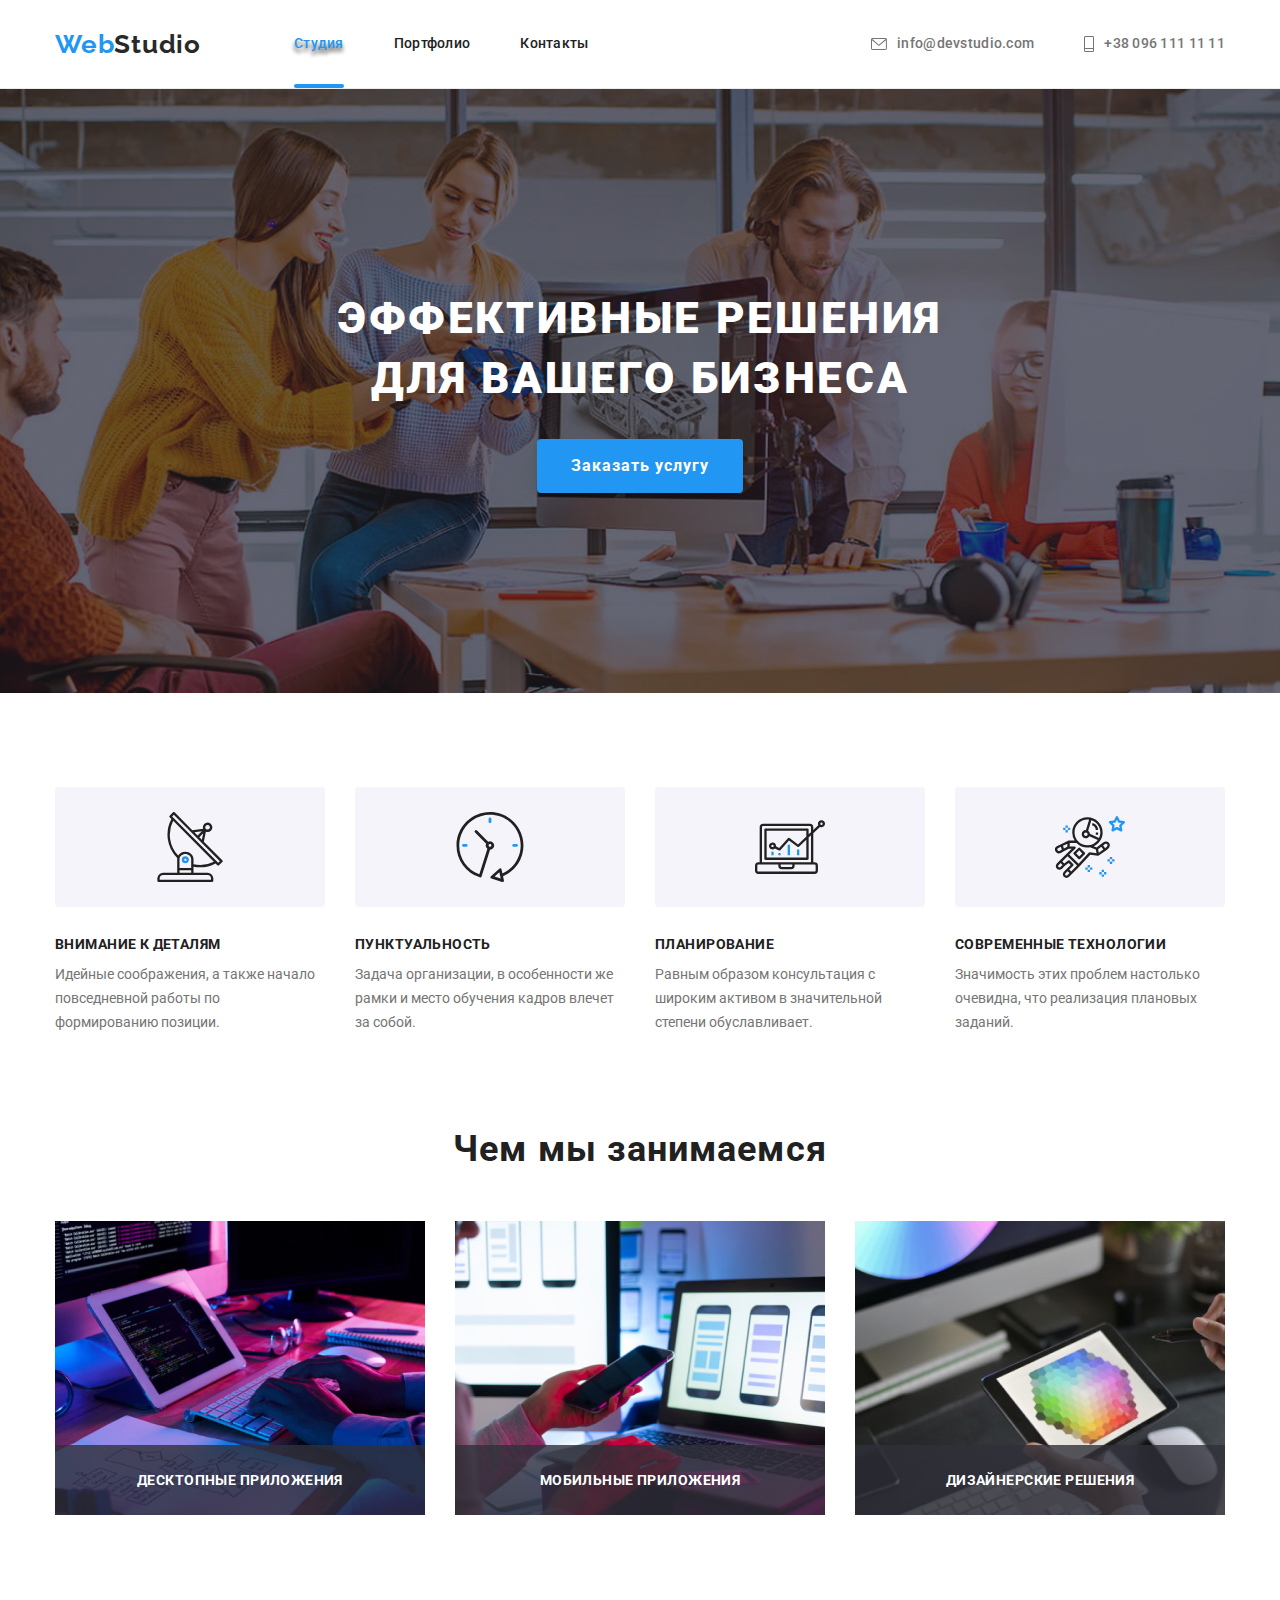
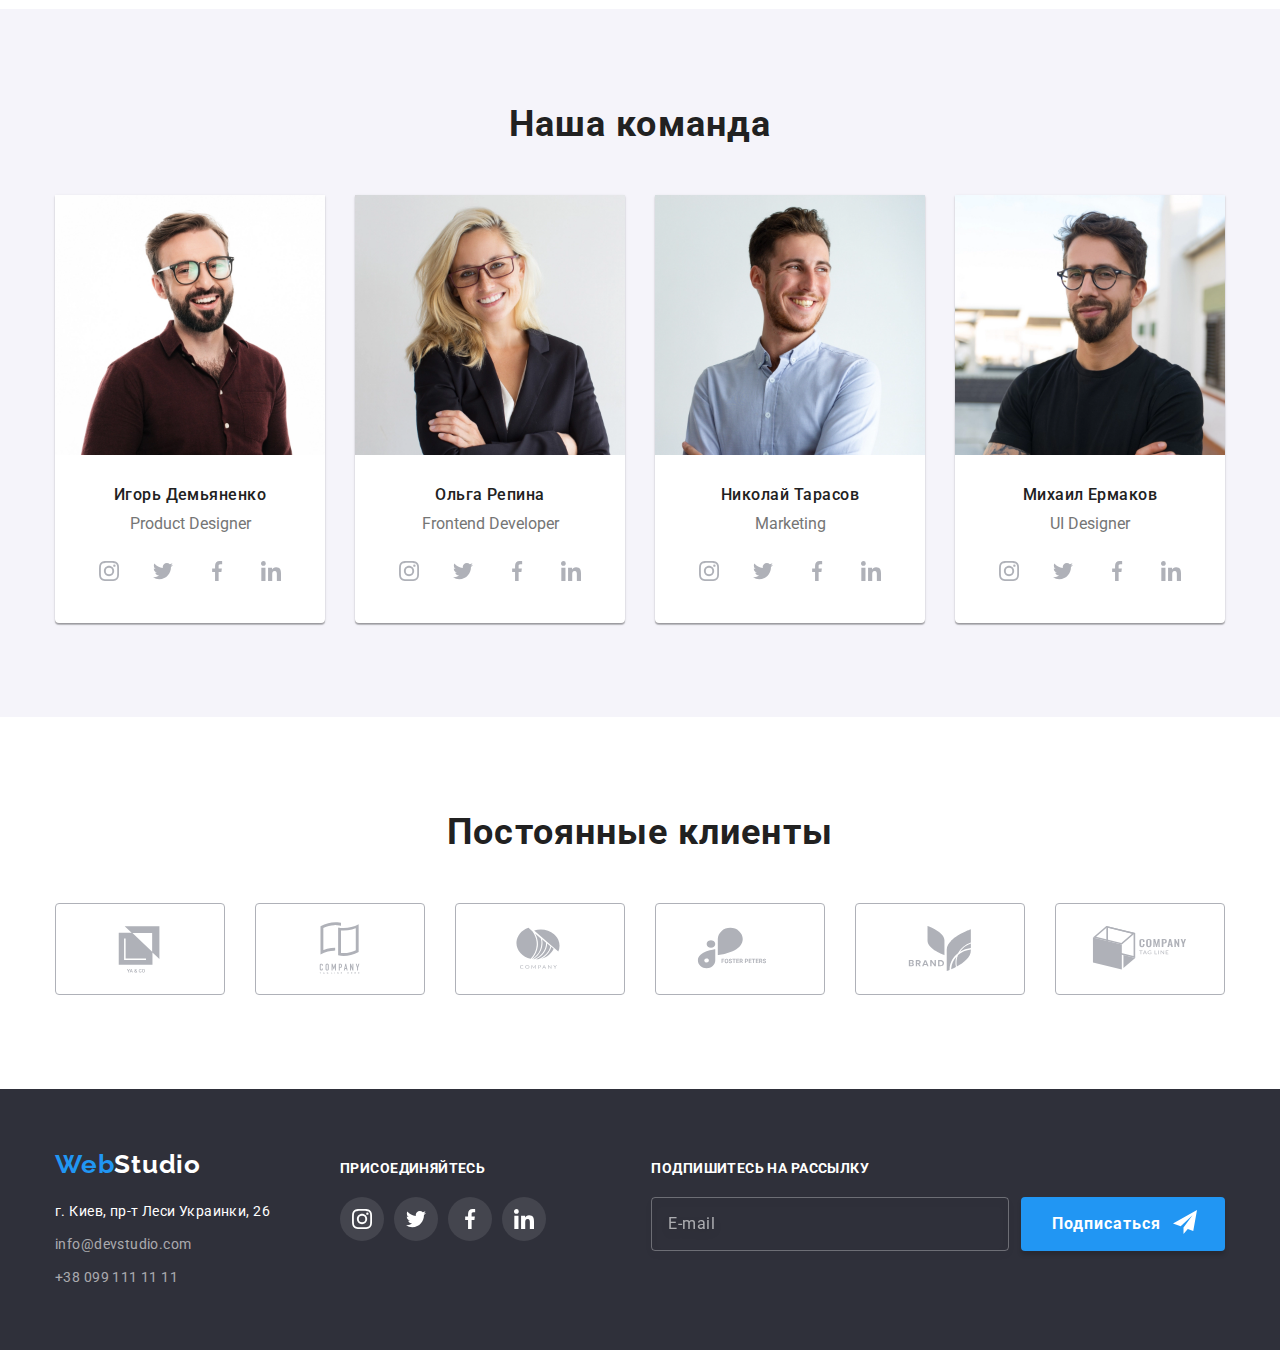
<file: index.html>
<!DOCTYPE html>
<html lang="ru">
  <head>
    <meta charset="UTF-8" />
    <meta http-equiv="X-UA-Compatible" content="IE=edge" />
    <meta name="viewport" content="width=device-width, initial-scale=1.0" />
    <link rel="preconnect" href="https://fonts.googleapis.com" />
    <link rel="preconnect" href="https://fonts.gstatic.com" crossorigin />
    <link
      href="https://fonts.googleapis.com/css2?family=Raleway:wght@700&family=Roboto:wght@400;500;700;900&display=swap"
      rel="stylesheet"
    />
    <!-- Normalize styles start -->
    <link
      rel="stylesheet"
      href="https://cdnjs.cloudflare.com/ajax/libs/modern-normalize/1.1.0/modern-normalize.min.css"
    />
    <!-- Normalize styles end -->
    <link rel="stylesheet" href="./css/main.min.css" />
    <title>Web Studio</title>
  </head>

  <body>
    <header class="header">
      <div class="header__container container">
        <a class="logo" href="./index.html"
          ><span class="logo-left" lang="en">Web</span
          ><span class="logo-right" lang="en">Studio</span></a
        >
        <button class="mobile-menu-btn" type="button" data-menu-button>
          <svg class="mobile-menu-icon" width="40" height="40">
            <use
              class="mobile-menu-burger"
              href="./images/logo.svg#icon-menu"
            ></use>
            <use
              class="mobile-menu-close"
              href="./images/logo.svg#icon-close-btn"
            ></use>
          </svg>
        </button>

        <nav class="pagination">
          <ul class="pagination__list list">
            <li class="pagination__item">
              <a class="pagination__link current" href="./index.html">Студия</a>
            </li>
            <li class="pagination__item">
              <a class="pagination__link" href="./portfolio.html">Портфолио</a>
            </li>
            <li class="pagination__item">
              <a class="pagination__link" href="">Контакты</a>
            </li>
          </ul>
        </nav>
        <div class="contacts">
          <ul class="contacts__list list">
            <li class="contacts__item">
              <a class="contacts__link" href="mailto:info@devstudio.com"
                ><svg class="contacts__icon" width="16" height="12">
                  <use href="./images/logo.svg#icon-mail"></use>
                </svg>
                info@devstudio.com</a
              >
            </li>
            <li class="contacts__item">
              <a class="contacts__link" href="tel:+380961111111"
                ><svg class="contacts__icon" width="10" height="16">
                  <use href="./images/logo.svg#icon-phone"></use>
                </svg>
                +38 096 111 11 11</a
              >
            </li>
          </ul>
        </div>
      </div>
    </header>
    <main>
      <!-- Секция Банер -->
      <section class="baner">
        <div class="baner__container container">
          <h1 class="baner__text">Эффективные решения для вашего бизнеса</h1>
          <button class="baner__btn" type="button" data-modal-open>
            Заказать услугу
          </button>
        </div>
      </section>

      <!-- Секция Наши особенности -->
      <section class="credo">
        <div class="container">
          <h2 hidden>Наши особенности</h2>
          <ul class="credo__list list">
            <li class="credo__item">
              <div class="credo__iconbox">
                <svg class="credo__iconsvg" width="70" height="70">
                  <use href="./images/logo.svg#icon-antenna"></use>
                </svg>
              </div>
              <h3 class="credo__title">Внимание к деталям</h3>
              <p class="credo__textstyle">
                Идейные соображения, а также начало повседневной работы по
                формированию позиции.
              </p>
            </li>
            <li class="credo__item">
              <div class="credo__iconbox">
                <svg class="credo__iconsvg" width="70" height="70">
                  <use href="./images/logo.svg#icon-clock"></use>
                </svg>
              </div>
              <h3 class="credo__title">Пунктуальность</h3>
              <p class="credo__textstyle">
                Задача организации, в особенности же рамки и место обучения
                кадров влечет за собой.
              </p>
            </li>
            <li class="credo__item">
              <div class="credo__iconbox">
                <svg class="credo__iconsvg" width="70" height="70">
                  <use href="./images/logo.svg#icon-diagram"></use>
                </svg>
              </div>
              <h3 class="credo__title">Планирование</h3>
              <p class="credo__textstyle">
                Равным образом консультация с широким активом в значительной
                степени обуславливает.
              </p>
            </li>
            <li class="credo__item">
              <div class="credo__iconbox">
                <svg class="credo__iconsvg" width="70" height="70">
                  <use href="./images/logo.svg#icon-astronaut"></use>
                </svg>
              </div>
              <h3 class="credo__title">Современные технологии</h3>
              <p class="credo__textstyle">
                Значимость этих проблем настолько очевидна, что реализация
                плановых заданий.
              </p>
            </li>
          </ul>
        </div>
      </section>
      <!-- Секция Наш профиль -->
      <section class="profile">
        <div class="container">
          <h2 class="profile__title title">Чем мы занимаемся</h2>
          <ul class="profile__list list">
            <li class="profile__item">
              <img
                srcset="
                  ./images/profiles/img1-desc.jpg    1x,
                  ./images/profiles/img1-desc@2x.jpg 2x
                "
                src="./images/profiles/img1-desc.jpg"
                alt="программист работает на своем рабочем месте"
                width="370"
                height="294"
              />
              <p class="profile__label">десктопные приложения</p>
            </li>
            <li class="profile__item">
              <img
                srcset="
                  ./images/profiles/img2-desc.jpg    1x,
                  ./images/profiles/img2-desc@2x.jpg 2x
                "
                src="./images/profiles/img2-desc.jpg"
                alt="разработка мобильных приложений командой разработчиков"
                width="370"
                height="294"
              />
              <p class="profile__label">мобильные приложения</p>
            </li>
            <li class="profile__item">
              <img
                srcset="
                  ./images/profiles/img3-desc.jpg    1x,
                  ./images/profiles/img3-desc@2x.jpg 2x
                "
                src="./images/profiles/3mg1-desc.jpg"
                alt="Веб дизайнер выбирает цвет на графическом планшете"
                width="370"
                height="294"
              />
              <p class="profile__label">дизайнерские решения</p>
            </li>
          </ul>
        </div>
      </section>

      <!-- Секция Наша команда -->
      <section class="team">
        <div class="container">
          <h2 class="team__title title">Наша команда</h2>
          <ul class="team__list list">
            <li class="worker">
              <article class="worker__card">
                <div class="worker__foto">
                  <picture>
                    <!-- desktop screen -->
                    <source
                      media="(min-width: 1200px)"
                      srcset="
                        ./images/team/img1-desc.webp    1x,
                        ./images/team/img1-desc@2x.webp 2x
                      "
                      type="image/webp"
                    />
                    <source
                      media="(min-width: 1200px)"
                      srcset="
                        ./images/team/img1-desc.jpg    1x,
                        ./images/team/img1-desc@2x.jpg 2x
                      "
                      type="image/jpg"
                    />
                    <!-- tablet screen -->
                    <source
                      media="(min-width: 768px)"
                      srcset="
                        ./images/team/img1-tab.webp    1x,
                        ./images/team/img1-tab@2x.webp 2x
                      "
                      type="image/webp"
                    />
                    <source
                      media="(min-width: 768px)"
                      srcset="
                        ./images/team/img1-tab.jpg    1x,
                        ./images/team/img1-tab@2x.jpg 2x
                      "
                      type="image/jpg"
                    />
                    <!-- mobile screen -->
                    <source
                      media="(max-width: 767px)"
                      srcset="
                        ./images/team/img1-mob.webp    1x,
                        ./images/team/img1-mob@2x.webp 2x
                      "
                      type="image/webp"
                    />
                    <source
                      media="(max-width: 767px)"
                      srcset="
                        ./images/team/img1-mob.jpg    1x,
                        ./images/team/img1-mob@2x.jpg 2x
                      "
                      type="image/jpg"
                    />
                    <!-- last chance image -->
                    <img
                      src="./images/team/img1-mob.jpg"
                      alt="Игорь Демьяненко"
                      width="450"
                      height="460"
                    />
                  </picture>
                </div>
                <div class="worker__info">
                  <h3 class="worker__name">Игорь Демьяненко</h3>
                  <p class="worker__position" lang="en">Product Designer</p>
                  <div class="social">
                    <ul class="social__list list">
                      <li class="social__item">
                        <a
                          class="social__link"
                          href=""
                          target="_blank"
                          rel="noopener noreferrer"
                          aria-label="instagram"
                        >
                          <svg class="social__icon" width="20" height="20">
                            <use href="./images/logo.svg#icon-instagram"></use>
                          </svg>
                        </a>
                      </li>
                      <li class="social__item">
                        <a
                          class="social__link"
                          href=""
                          target="_blank"
                          rel="noopener noreferrer"
                          aria-label="twitter"
                        >
                          <svg class="social__icon" width="20" height="20">
                            <use href="./images/logo.svg#icon-twitter"></use>
                          </svg>
                        </a>
                      </li>
                      <li class="social__item">
                        <a
                          class="social__link"
                          href=""
                          target="_blank"
                          rel="noopener noreferrer"
                          aria-label="facebook"
                        >
                          <svg class="social__icon" width="20" height="20">
                            <use href="./images/logo.svg#icon-facebook"></use>
                          </svg>
                        </a>
                      </li>
                      <li class="social__item">
                        <a
                          class="social__link"
                          href=""
                          target="_blank"
                          rel="noopener noreferrer"
                          aria-label="linkedin"
                        >
                          <svg class="social__icon" width="20" height="20">
                            <use href="./images/logo.svg#icon-linkedin"></use>
                          </svg>
                        </a>
                      </li>
                    </ul>
                  </div>
                </div>
              </article>
            </li>
            <li class="worker">
              <article class="worker__card">
                <div class="worker__foto">
                  <picture>
                    <!-- desktop screen -->
                    <source
                      media="(min-width: 1200px)"
                      srcset="
                        ./images/team/img2-desc.webp    1x,
                        ./images/team/img2-desc@2x.webp 2x
                      "
                      type="image/webp"
                    />
                    <source
                      media="(min-width: 1200px)"
                      srcset="
                        ./images/team/img2-desc.jpg    1x,
                        ./images/team/img2-desc@2x.jpg 2x
                      "
                      type="image/jpg"
                    />
                    <!-- tablet screen -->
                    <source
                      media="(min-width: 768px)"
                      srcset="
                        ./images/team/img2-tab.webp    1x,
                        ./images/team/img2-tab@2x.webp 2x
                      "
                      type="image/webp"
                    />
                    <source
                      media="(min-width: 768px)"
                      srcset="
                        ./images/team/img2-tab.jpg    1x,
                        ./images/team/img2-tab@2x.jpg 2x
                      "
                      type="image/jpg"
                    />
                    <!-- mobile screen -->
                    <source
                      media="(max-width: 767px)"
                      srcset="
                        ./images/team/img2-mob.webp    1x,
                        ./images/team/img2-mob@2x.webp 2x
                      "
                      type="image/webp"
                    />
                    <source
                      media="(max-width: 767px)"
                      srcset="
                        ./images/team/img2-mob.jpg    1x,
                        ./images/team/img2-mob@2x.jpg 2x
                      "
                      type="image/jpg"
                    />
                    <!-- last chance image -->
                    <img
                      src="./images/team/img2-mob.jpg"
                      alt="Ольга Репина"
                      width="450"
                      height="460"
                    />
                  </picture>
                </div>
                <div class="worker__info">
                  <h3 class="worker__name">Ольга Репина</h3>
                  <p class="worker__position" lang="en">Frontend Developer</p>
                  <div class="social">
                    <ul class="social__list list">
                      <li class="social__item">
                        <a
                          class="social__link"
                          href=""
                          target="_blank"
                          rel="noopener noreferrer"
                          aria-label="instagram"
                        >
                          <svg class="social__icon" width="20" height="20">
                            <use href="./images/logo.svg#icon-instagram"></use>
                          </svg>
                        </a>
                      </li>
                      <li class="social__item">
                        <a
                          class="social__link"
                          href=""
                          target="_blank"
                          rel="noopener noreferrer"
                          aria-label="twitter"
                        >
                          <svg class="social__icon" width="20" height="20">
                            <use href="./images/logo.svg#icon-twitter"></use>
                          </svg>
                        </a>
                      </li>
                      <li class="social__item">
                        <a
                          class="social__link"
                          href=""
                          target="_blank"
                          rel="noopener noreferrer"
                          aria-label="facebook"
                        >
                          <svg class="social__icon" width="20" height="20">
                            <use href="./images/logo.svg#icon-facebook"></use>
                          </svg>
                        </a>
                      </li>
                      <li class="social__item">
                        <a
                          class="social__link"
                          href=""
                          target="_blank"
                          rel="noopener noreferrer"
                          aria-label="linkedin"
                        >
                          <svg class="social__icon" width="20" height="20">
                            <use href="./images/logo.svg#icon-linkedin"></use>
                          </svg>
                        </a>
                      </li>
                    </ul>
                  </div>
                </div>
              </article>
            </li>
            <li class="worker">
              <article class="worker__card">
                <div class="worker__foto">
                  <picture>
                    <!-- desktop screen -->
                    <source
                      media="(min-width: 1200px)"
                      srcset="
                        ./images/team/img3-desc.webp    1x,
                        ./images/team/img3-desc@2x.webp 2x
                      "
                      type="image/webp"
                    />
                    <source
                      media="(min-width: 1200px)"
                      srcset="
                        ./images/team/img3-desc.jpg    1x,
                        ./images/team/img3-desc@2x.jpg 2x
                      "
                      type="image/jpg"
                    />
                    <!-- tablet screen -->
                    <source
                      media="(min-width: 768px)"
                      srcset="
                        ./images/team/img3-tab.webp    1x,
                        ./images/team/img3-tab@2x.webp 2x
                      "
                      type="image/webp"
                    />
                    <source
                      media="(min-width: 768px)"
                      srcset="
                        ./images/team/img3-tab.jpg    1x,
                        ./images/team/img3-tab@2x.jpg 2x
                      "
                      type="image/jpg"
                    />
                    <!-- mobile screen -->
                    <source
                      media="(max-width: 767px)"
                      srcset="
                        ./images/team/img3-mob.webp    1x,
                        ./images/team/img3-mob@2x.webp 2x
                      "
                      type="image/webp"
                    />
                    <source
                      media="(max-width: 767px)"
                      srcset="
                        ./images/team/img3-mob.jpg    1x,
                        ./images/team/img3-mob@2x.jpg 2x
                      "
                      type="image/jpg"
                    />
                    <!-- last chance image -->
                    <img
                      src="./images/team/img3-mob.jpg"
                      alt="Николай Тарасов"
                      width="450"
                      height="460"
                    />
                  </picture>
                </div>
                <div class="worker__info">
                  <h3 class="worker__name">Николай Тарасов</h3>
                  <p class="worker__position" lang="en">Marketing</p>
                  <div class="social">
                    <ul class="social__list list">
                      <li class="social__item">
                        <a
                          class="social__link"
                          href=""
                          target="_blank"
                          rel="noopener noreferrer"
                          aria-label="instagram"
                        >
                          <svg class="social__icon" width="20" height="20">
                            <use href="./images/logo.svg#icon-instagram"></use>
                          </svg>
                        </a>
                      </li>
                      <li class="social__item">
                        <a
                          class="social__link"
                          href=""
                          target="_blank"
                          rel="noopener noreferrer"
                          aria-label="twitter"
                        >
                          <svg class="social__icon" width="20" height="20">
                            <use href="./images/logo.svg#icon-twitter"></use>
                          </svg>
                        </a>
                      </li>
                      <li class="social__item">
                        <a
                          class="social__link"
                          href=""
                          target="_blank"
                          rel="noopener noreferrer"
                          aria-label="facebook"
                        >
                          <svg class="social__icon" width="20" height="20">
                            <use href="./images/logo.svg#icon-facebook"></use>
                          </svg>
                        </a>
                      </li>
                      <li class="social__item">
                        <a
                          class="social__link"
                          href=""
                          target="_blank"
                          rel="noopener noreferrer"
                          aria-label="linkedin"
                        >
                          <svg class="social__icon" width="20" height="20">
                            <use href="./images/logo.svg#icon-linkedin"></use>
                          </svg>
                        </a>
                      </li>
                    </ul>
                  </div>
                </div>
              </article>
            </li>
            <li class="worker">
              <article class="worker__card">
                <div class="worker__foto">
                  <picture>
                    <!-- desktop screen -->
                    <source
                      media="(min-width: 1200px)"
                      srcset="
                        ./images/team/img4-desc.webp    1x,
                        ./images/team/img4-desc@2x.webp 2x
                      "
                      type="image/webp"
                    />
                    <source
                      media="(min-width: 1200px)"
                      srcset="
                        ./images/team/img4-desc.jpg    1x,
                        ./images/team/img4-desc@2x.jpg 2x
                      "
                      type="image/jpg"
                    />
                    <!-- tablet screen -->
                    <source
                      media="(min-width: 768px)"
                      srcset="
                        ./images/team/img4-tab.webp    1x,
                        ./images/team/img4-tab@2x.webp 2x
                      "
                      type="image/webp"
                    />
                    <source
                      media="(min-width: 768px)"
                      srcset="
                        ./images/team/img4-tab.jpg    1x,
                        ./images/team/img4-tab@2x.jpg 2x
                      "
                      type="image/jpg"
                    />
                    <!-- mobile screen -->
                    <source
                      media="(max-width: 767px)"
                      srcset="
                        ./images/team/img4-mob.webp    1x,
                        ./images/team/img4-mob@2x.webp 2x
                      "
                      type="image/webp"
                    />
                    <source
                      media="(max-width: 767px)"
                      srcset="
                        ./images/team/img4-mob.jpg    1x,
                        ./images/team/img4-mob@2x.jpg 2x
                      "
                      type="image/jpg"
                    />
                    <!-- last chance image -->
                    <img
                      src="./images/team/img4-mob.jpg"
                      alt="Михаил Ермаков"
                      width="450"
                      height="460"
                    />
                  </picture>
                </div>
                <div class="worker__info">
                  <h3 class="worker__name">Михаил Ермаков</h3>
                  <p class="worker__position" lang="en">UI Designer</p>
                  <div class="social">
                    <ul class="social__list list">
                      <li class="social__item">
                        <a
                          class="social__link"
                          href=""
                          target="_blank"
                          rel="noopener noreferrer"
                          aria-label="instagram"
                        >
                          <svg class="social__icon" width="20" height="20">
                            <use href="./images/logo.svg#icon-instagram"></use>
                          </svg>
                        </a>
                      </li>
                      <li class="social__item">
                        <a
                          class="social__link"
                          href=""
                          target="_blank"
                          rel="noopener noreferrer"
                          aria-label="twitter"
                        >
                          <svg class="social__icon" width="20" height="20">
                            <use href="./images/logo.svg#icon-twitter"></use>
                          </svg>
                        </a>
                      </li>
                      <li class="social__item">
                        <a
                          class="social__link"
                          href=""
                          target="_blank"
                          rel="noopener noreferrer"
                          aria-label="facebook"
                        >
                          <svg class="social__icon" width="20" height="20">
                            <use href="./images/logo.svg#icon-facebook"></use>
                          </svg>
                        </a>
                      </li>
                      <li class="social__item">
                        <a
                          class="social__link"
                          href=""
                          target="_blank"
                          rel="noopener noreferrer"
                          aria-label="linkedin"
                        >
                          <svg class="social__icon" width="20" height="20">
                            <use href="./images/logo.svg#icon-linkedin"></use>
                          </svg>
                        </a>
                      </li>
                    </ul>
                  </div>
                </div>
              </article>
            </li>
          </ul>
        </div>
      </section>

      <!-- Постоянные клиенты -->
      <section class="customers">
        <div class="container">
          <h2 class="customers__title title">Постоянные клиенты</h2>
          <ul class="customers__list list">
            <li class="customers__card">
              <a
                class="customers__link"
                href=""
                target="_blank"
                rel="noopener noreferrer"
                aria-label="customer"
              >
                <svg class="customers__icon" width="106" height="60">
                  <use href="./images/logo.svg#icon-client-1"></use>
                </svg>
              </a>
            </li>
            <li class="customers__card">
              <a
                class="customers__link"
                href=""
                target="_blank"
                rel="noopener noreferrer"
                aria-label="customer"
              >
                <svg class="customers__icon" width="106" height="60">
                  <use href="./images/logo.svg#icon-client-2"></use>
                </svg>
              </a>
            </li>
            <li class="customers__card">
              <a
                class="customers__link"
                href=""
                target="_blank"
                rel="noopener noreferrer"
                aria-label="customer"
              >
                <svg class="customers__icon" width="106" height="60">
                  <use xlink:href="./images/logo.svg#icon-client-3"></use>
                </svg>
              </a>
            </li>
            <li class="customers__card">
              <a
                class="customers__link"
                href=""
                target="_blank"
                rel="noopener noreferrer"
                aria-label="customer"
              >
                <svg class="customers__icon" width="106" height="60">
                  <use xlink:href="./images/logo.svg#icon-client-4"></use>
                </svg>
              </a>
            </li>
            <li class="customers__card">
              <a
                class="customers__link"
                href=""
                target="_blank"
                rel="noopener noreferrer"
                aria-label="customer"
              >
                <svg class="customers__icon" width="106" height="60">
                  <use xlink:href="./images/logo.svg#icon-client-5"></use>
                </svg>
              </a>
            </li>
            <li class="customers__card">
              <a
                class="customers__link"
                href=""
                target="_blank"
                rel="noopener noreferrer"
                aria-label="customer"
              >
                <svg class="customers__icon" width="106" height="60">
                  <use xlink:href="./images/logo.svg#icon-client-6"></use>
                </svg>
              </a>
            </li>
          </ul>
        </div>
      </section>
    </main>
    <footer class="footer">
      <div class="footer__container container">
        <div class="footer-contacts">
          <div class="sidebar">
            <a class="logo" href="./index.html"
              ><span class="logo-left" lang="en">Web</span
              ><span class="footerlogo-right" lang="en">Studio</span></a
            >
            <address class="adress">
              <ul class="adress__list list">
                <li class="adress__item">
                  <a
                    class="adress__link adress__link--google"
                    href="https://goo.gl/maps/45dkTTZUXiDFG3Hn6"
                    >г. Киев, пр-т Леси Украинки, 26</a
                  >
                </li>
                <li class="adress__item">
                  <a
                    class="adress__link adress__link--mail"
                    href="mailto:info@devstudio.com"
                    >info@devstudio.com</a
                  >
                </li>
                <li class="adress__item">
                  <a
                    class="adress__link adress__link--tel"
                    href="tel:+380991111111"
                    >+38 099 111 11 11</a
                  >
                </li>
              </ul>
            </address>
          </div>
          <div class="social">
            <h2 class="social__title">присоединяйтесь</h2>
            <ul class="social__list list">
              <li>
                <a
                  class="social__link social__link--footer"
                  href=""
                  target="_blank"
                  rel="noopener noreferrer"
                  aria-label="instagram"
                >
                  <svg class="social__icon" width="20" height="20">
                    <use href="./images/logo.svg#icon-instagram"></use>
                  </svg>
                </a>
              </li>
              <li>
                <a
                  class="social__link social__link--footer"
                  href=""
                  target="_blank"
                  rel="noopener noreferrer"
                  aria-label="twitter"
                >
                  <svg class="social__icon" width="20" height="20">
                    <use href="./images/logo.svg#icon-twitter"></use>
                  </svg>
                </a>
              </li>
              <li>
                <a
                  class="social__link social__link--footer"
                  href=""
                  target="_blank"
                  rel="noopener noreferrer"
                  aria-label="facebook"
                >
                  <svg class="social__icon" width="20" height="20">
                    <use href="./images/logo.svg#icon-facebook"></use>
                  </svg>
                </a>
              </li>
              <li>
                <a
                  class="social__link social__link--footer"
                  href=""
                  target="_blank"
                  rel="noopener noreferrer"
                  aria-label="linkedin"
                >
                  <svg class="social__icon" width="20" height="20">
                    <use href="./images/logo.svg#icon-linkedin"></use>
                  </svg>
                </a>
              </li>
            </ul>
          </div>
        </div>
        <div class="mailbox">
          <h2 class="mailbox__title">подпишитесь на рассылку</h2>
          <form action="javascript:void(0);">
            <div class="mailbox__block">
              <input
                class="mailbox__input"
                type="email"
                name="footer-mail-input"
                placeholder="E-mail"
              />
              <div class="mailbox__btn-container">
                <button class="mailbox__btn" type="submit">Подписаться</button>
                <svg class="mailbox__icon" width="24" height="24">
                  <use href="./images/logo.svg#icon-airplane-btn"></use>
                </svg>
              </div>
            </div>
          </form>
        </div>
      </div>
    </footer>

    <!-- Модальное окно -->
    <div class="backdrop is-hidden" data-modal>
      <div class="modal">
        <button class="close-btn" type="button" data-modal-close>
          <svg width="18" height="18">
            <use href="./images/logo.svg#icon-close-btn"></use>
          </svg>
        </button>
        <form action="javascript:void(0);">
          <div class="modal__interactive">
            <strong class="modal__main-title"
              >Оставьте свои данные, мы вам перезвоним</strong
            >
            <label class="labelbox">
              <span class="labelbox__title">Имя</span>
              <input
                class="labelbox__input"
                type="text"
                name="modal-input-name"
                minlength="2"
                required
              />
              <svg class="labelbox__icon" width="18" height="18">
                <use href="./images/logo.svg#icon-person-logo"></use>
              </svg>
            </label>
            <label class="labelbox">
              <span class="labelbox__title">Телефон</span>
              <input
                class="labelbox__input"
                type="tel"
                name="modal-input-phone"
              />
              <svg class="labelbox__icon" width="18" height="18">
                <use href="./images/logo.svg#icon-sendphone-logo"></use>
              </svg>
            </label>
            <label class="labelbox">
              <span class="labelbox__title">Почта</span>
              <input
                class="labelbox__input"
                type="email"
                name="modal-input-email"
                required
              />
              <svg class="labelbox__icon" width="18" height="18">
                <use href="./images/logo.svg#icon-sendmail-logo"></use>
              </svg>
            </label>
            <label class="labelbox message-form">
              <span class="labelbox__title">Комментарий</span>
              <textarea
                class="labelbox__input labelbox-textarea"
                name="comment-box"
                rows="5"
                placeholder="Введите текст"
              ></textarea>
            </label>
            <!-- Checkbox on modal window  -->
            <label class="checkbox">
              <input
                class="checkbox__input visually-hidden"
                type="checkbox"
                name="terms-agreement"
                checked
                required
              />
              <span class="checkbox__custom">
                <svg class="checkbox__icon" width="11" height="8">
                  <use href="./images/logo.svg#icon-checkbox"></use>
                </svg>
              </span>
              <span class="checkbox__agreement"
                >Соглашаюсь с рассылкой и принимаю
              </span>
              <a href=""
                ><span class="checkbox__agreement checkbox__agreement--style"
                  >Условия договора</span
                ></a
              >
            </label>
            <button class="modal__submit-btn" type="submit">Отправить</button>
          </div>
        </form>
      </div>
    </div>

    <div class="mobile-menu" data-menu>
      <nav class="mobile-pagination">
        <ul class="mobile-pagination__list list">
          <li class="mobile-pagination__item">
            <a
              class="mobile-pagination__link mobile-current"
              href="./index.html"
              >Студия</a
            >
          </li>
          <li class="mobile-pagination__item">
            <a class="mobile-pagination__link" href="./portfolio.html"
              >Портфолио</a
            >
          </li>
          <li class="mobile-pagination__item">
            <a class="mobile-pagination__link" href="">Контакты</a>
          </li>
        </ul>
      </nav>
      <div class="mobile-contacts">
        <ul class="mobile-contacts__list list">
          <li class="mobile-contacts__item">
            <a
              class="mobile-contacts__link mobile-current"
              href="tel:+380961111111"
              >+38 096 111 11 11</a
            >
          </li>
          <li class="mobile-contacts__item">
            <a class="mobile-contacts__link" href="mailto:info@devstudio.com"
              >info@devstudio.com</a
            >
          </li>
        </ul>
      </div>

      <div class="mobile-menu-socials">
        <ul class="mobile-menu-socials__list list">
          <li class="mobile-menu-socials__item">
            <a class="mobile-menu-socials__link link" href=""> Instagram </a>
          </li>
          <li class="mobile-menu-socials__item">
            <a class="mobile-menu-socials__link link" href="">Twitter</a>
          </li>
          <li class="mobile-menu-socials__item">
            <a class="mobile-menu-socials__link link" href="">Facebook</a>
          </li>
          <li class="mobile-menu-socials__item">
            <a class="mobile-menu-socials__link link" href="">LinkedIn</a>
          </li>
        </ul>
      </div>
    </div>

    <script src="./js/modal.js"></script>
    <script src="./js/mobile-menu.js"></script>
  </body>
</html>
</file>
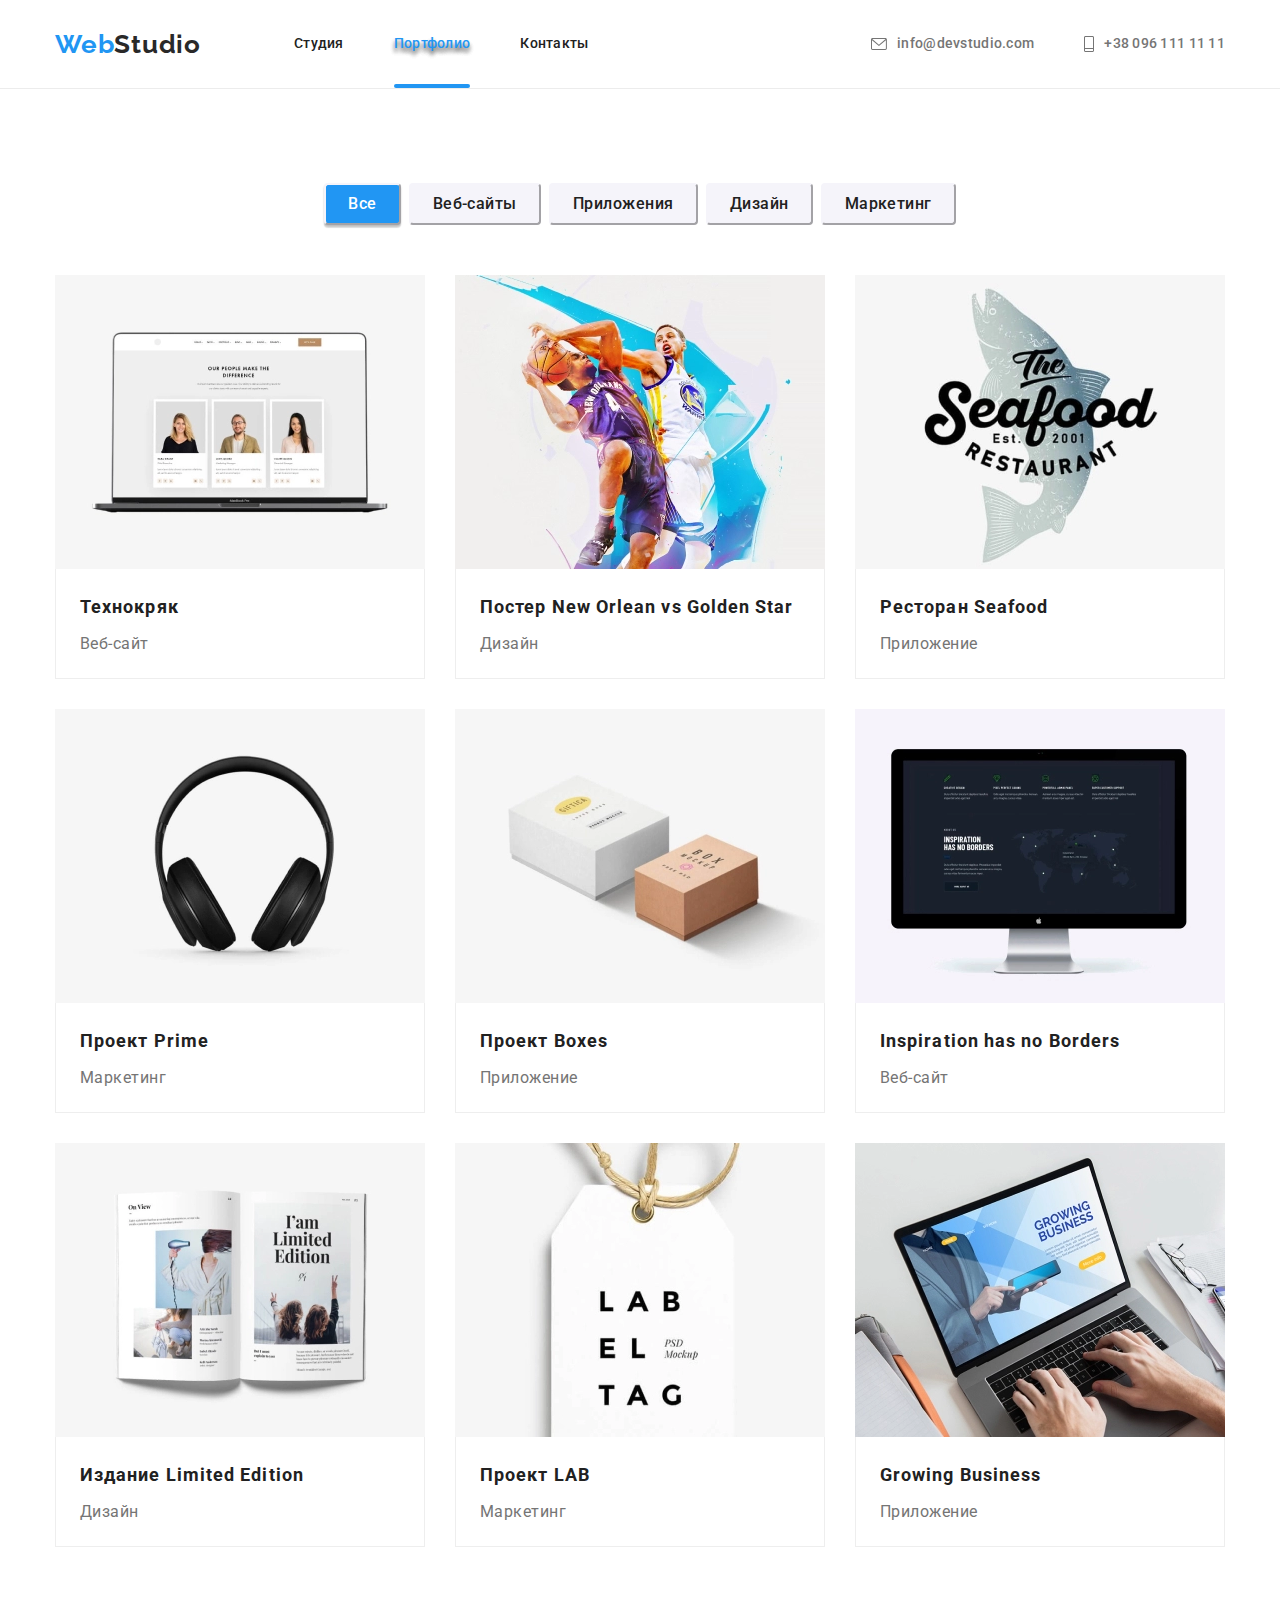
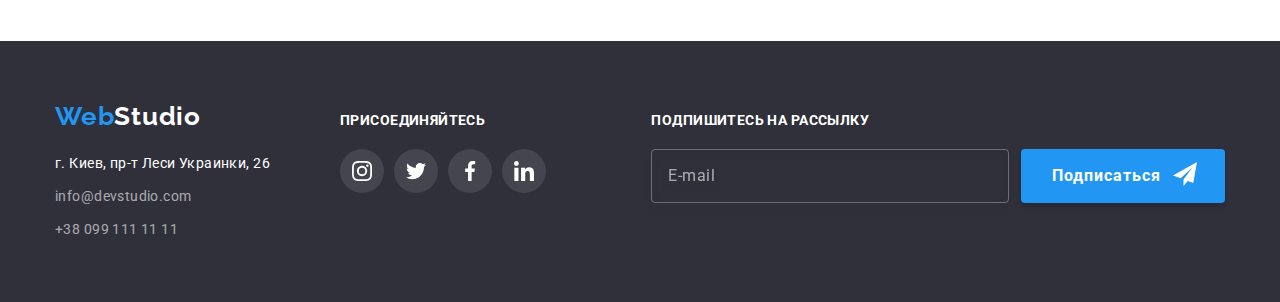
<file: portfolio.html>
<!DOCTYPE html>
<html lang="ru">
  <head>
    <meta charset="UTF-8" />
    <meta http-equiv="X-UA-Compatible" content="IE=edge" />
    <meta name="viewport" content="width=device-width, initial-scale=1.0" />
    <link rel="preconnect" href="https://fonts.googleapis.com" />
    <link rel="preconnect" href="https://fonts.gstatic.com" crossorigin />
    <link
      href="https://fonts.googleapis.com/css2?family=Raleway:wght@700&family=Roboto:wght@400;500;700;900&display=swap"
      rel="stylesheet"
    />
    <!-- Normalize styles start -->
    <link
      rel="stylesheet"
      href="https://cdnjs.cloudflare.com/ajax/libs/modern-normalize/1.1.0/modern-normalize.min.css"
    />
    <!-- Normalize styles end -->
    <link rel="stylesheet" href="./css/main.min.css" />
    <title>Our Portfolio</title>
  </head>
  <body>
    <header class="header">
      <div class="header__container container">
        <a class="logo" href="./index.html"
          ><span class="logo-left" lang="en">Web</span
          ><span class="logo-right" lang="en">Studio</span></a
        >
        <button class="mobile-menu-btn" type="button" data-menu-button>
          <svg class="mobile-menu-icon" width="40" height="40">
            <use
              class="mobile-menu-burger"
              href="./images/logo.svg#icon-menu"
            ></use>
            <use
              class="mobile-menu-close"
              href="./images/logo.svg#icon-close-btn"
            ></use>
          </svg>
        </button>

        <nav class="pagination">
          <ul class="pagination__list list">
            <li class="pagination__item">
              <a class="pagination__link" href="./index.html">Студия</a>
            </li>
            <li class="pagination__item">
              <a class="pagination__link current" href="./portfolio.html"
                >Портфолио</a
              >
            </li>
            <li class="pagination__item">
              <a class="pagination__link" href="">Контакты</a>
            </li>
          </ul>
        </nav>
        <div class="contacts">
          <ul class="contacts__list list">
            <li class="contacts__item">
              <a class="contacts__link" href="mailto:info@devstudio.com"
                ><svg class="contacts__icon" width="16" height="12">
                  <use href="./images/logo.svg#icon-mail"></use>
                </svg>
                info@devstudio.com</a
              >
            </li>
            <li class="contacts__item">
              <a class="contacts__link" href="tel:+380961111111"
                ><svg class="contacts__icon" width="10" height="16">
                  <use href="./images/logo.svg#icon-phone"></use>
                </svg>
                +38 096 111 11 11</a
              >
            </li>
          </ul>
        </div>
      </div>
    </header>
    <main>
      <section class="portfolio">
        <div class="container">
          <h1 hidden>Наше портфолио</h1>
          <ul class="filter list">
            <li class="filter__item">
              <button class="btm-all filter__btm active" type="button">
                Все
              </button>
            </li>
            <li class="filter__item">
              <button class="btm-web filter__btm" type="button">
                Веб-сайты
              </button>
            </li>
            <li class="filter__item">
              <button class="btm-application filter__btm" type="button">
                Приложения
              </button>
            </li>
            <li class="filter__item">
              <button class="btm-disign filter__btm" type="button">
                Дизайн
              </button>
            </li>
            <li class="filter__item">
              <button class="btm-marketing filter__btm" type="button">
                Маркетинг
              </button>
            </li>
          </ul>
          <ul class="job list">
            <li class="job__item">
              <article class="job__element">
                <div class="job__img">
                  <picture>
                    <!-- desktop screen -->
                    <source
                      media="(min-width: 1200px)"
                      srcset="
                        ./images/portfolio/prfl1-desc.webp    1x,
                        ./images/portfolio/prfl1-desc@2x.webp 2x
                      "
                      type="image/webp"
                    />
                    <source
                      media="(min-width: 1200px)"
                      srcset="
                        ./images/portfolio/prfl1-desc.jpg    1x,
                        ./images/portfolio/prfl1-desc@2x.jpg 2x
                      "
                      type="image/jpg"
                    />
                    <!-- tablet screen -->
                    <source
                      media="(min-width: 768px)"
                      srcset="
                        ./images/portfolio/prfl1-tab.webp    1x,
                        ./images/portfolio/prfl1-tab@2x.webp 2x
                      "
                      type="image/webp"
                    />
                    <source
                      media="(min-width: 768px)"
                      srcset="
                        ./images/portfolio/prfl1-tab.jpg    1x,
                        ./images/portfolio/prfl1-tab@2x.jpg 2x
                      "
                      type="image/jpg"
                    />
                    <!-- mobile screen -->
                    <source
                      media="(max-width: 767px)"
                      srcset="
                        ./images/portfolio/prfl1-mob.webp    1x,
                        ./images/portfolio/prfl1-mob@2x.webp 2x
                      "
                      type="image/webp"
                    />
                    <source
                      media="(max-width: 767px)"
                      srcset="
                        ./images/portfolio/prfl1-mob.jpg    1x,
                        ./images/portfolio/prfl1-mob@2x.jpg 2x
                      "
                      type="image/jpg"
                    />
                    <!-- last chance image -->
                    <img
                      src="./images/portfolio/prfl1-mob.jpg"
                      alt="Технокряк"
                      width="450"
                      height="294"
                    />
                  </picture>
                  <div class="overlay">
                    <p class="overlay__title">
                      Ресурс предлагает комплексные предложения с разным уровнем
                      функционала и сервисов. Все это позволит посетителю
                      получить исчерпывающие сведения о компании или частном
                      лице.
                    </p>
                  </div>
                </div>
                <div class="job__content">
                  <h2 class="job__name">Технокряк</h2>
                  <p class="job__type">Веб-сайт</p>
                </div>
              </article>
            </li>
            <li class="job__item">
              <article class="job__element">
                <div class="job__img">
                  <picture>
                    <!-- desktop screen -->
                    <source
                      media="(min-width: 1200px)"
                      srcset="
                        ./images/portfolio/prfl2-desc.webp    1x,
                        ./images/portfolio/prfl2-desc@2x.webp 2x
                      "
                      type="image/webp"
                    />
                    <source
                      media="(min-width: 1200px)"
                      srcset="
                        ./images/portfolio/prfl2-desc.jpg    1x,
                        ./images/portfolio/prfl2-desc@2x.jpg 2x
                      "
                      type="image/jpg"
                    />
                    <!-- tablet screen -->
                    <source
                      media="(min-width: 768px)"
                      srcset="
                        ./images/portfolio/prfl2-tab.webp    1x,
                        ./images/portfolio/prfl2-tab@2x.webp 2x
                      "
                      type="image/webp"
                    />
                    <source
                      media="(min-width: 768px)"
                      srcset="
                        ./images/portfolio/prfl2-tab.jpg    1x,
                        ./images/portfolio/prfl2-tab@2x.jpg 2x
                      "
                      type="image/jpg"
                    />
                    <!-- mobile screen -->
                    <source
                      media="(max-width: 767px)"
                      srcset="
                        ./images/portfolio/prfl2-mob.webp    1x,
                        ./images/portfolio/prfl2-mob@2x.webp 2x
                      "
                      type="image/webp"
                    />
                    <source
                      media="(max-width: 767px)"
                      srcset="
                        ./images/portfolio/prfl2-mob.jpg    1x,
                        ./images/portfolio/prfl2-mob@2x.jpg 2x
                      "
                      type="image/jpg"
                    />
                    <!-- last chance image -->
                    <img
                      src="./images/portfolio/prfl2-mob.jpg"
                      alt="Постер New Orlean vs Golden Star"
                      width="450"
                      height="294"
                    />
                  </picture>
                  <div class="overlay">
                    <p class="overlay__title">
                      Ресурс предлагает комплексные предложения с разным уровнем
                      функционала и сервисов. Все это позволит посетителю
                      получить исчерпывающие сведения о компании или частном
                      лице.
                    </p>
                  </div>
                </div>
                <div class="job__content">
                  <h2 class="job__name">
                    Постер <span lang="en">New Orlean vs Golden Star</span>
                  </h2>
                  <p class="job__type">Дизайн</p>
                </div>
              </article>
            </li>
            <li class="job__item">
              <article class="job__element">
                <div class="job__img">
                  <picture>
                    <!-- desktop screen -->
                    <source
                      media="(min-width: 1200px)"
                      srcset="
                        ./images/portfolio/prfl3-desc.webp    1x,
                        ./images/portfolio/prfl3-desc@2x.webp 2x
                      "
                      type="image/webp"
                    />
                    <source
                      media="(min-width: 1200px)"
                      srcset="
                        ./images/portfolio/prfl3-desc.jpg    1x,
                        ./images/portfolio/prfl3-desc@2x.jpg 2x
                      "
                      type="image/jpg"
                    />
                    <!-- tablet screen -->
                    <source
                      media="(min-width: 768px)"
                      srcset="
                        ./images/portfolio/prfl3-tab.webp    1x,
                        ./images/portfolio/prfl3-tab@2x.webp 2x
                      "
                      type="image/webp"
                    />
                    <source
                      media="(min-width: 768px)"
                      srcset="
                        ./images/portfolio/prfl3-tab.jpg    1x,
                        ./images/portfolio/prfl3-tab@2x.jpg 2x
                      "
                      type="image/jpg"
                    />
                    <!-- mobile screen -->
                    <source
                      media="(max-width: 767px)"
                      srcset="
                        ./images/portfolio/prfl3-mob.webp    1x,
                        ./images/portfolio/prfl3-mob@2x.webp 2x
                      "
                      type="image/webp"
                    />
                    <source
                      media="(max-width: 767px)"
                      srcset="
                        ./images/portfolio/prfl3-mob.jpg    1x,
                        ./images/portfolio/prfl3-mob@2x.jpg 2x
                      "
                      type="image/jpg"
                    />
                    <!-- last chance image -->
                    <img
                      src="./images/portfolio/prfl3-mob.jpg"
                      alt="Ресторан Seafood"
                      width="450"
                      height="294"
                    />
                  </picture>
                  <div class="overlay">
                    <p class="overlay__title">
                      Ресурс предлагает комплексные предложения с разным уровнем
                      функционала и сервисов. Все это позволит посетителю
                      получить исчерпывающие сведения о компании или частном
                      лице.
                    </p>
                  </div>
                </div>
                <div class="job__content">
                  <h2 class="job__name">
                    Ресторан <span lang="en">Seafood</span>
                  </h2>
                  <p class="job__type">Приложение</p>
                </div>
              </article>
            </li>
            <li class="job__item">
              <article class="job__element">
                <div class="job__img">
                  <picture>
                    <!-- desktop screen -->
                    <source
                      media="(min-width: 1200px)"
                      srcset="
                        ./images/portfolio/prfl4-desc.webp    1x,
                        ./images/portfolio/prfl4-desc@2x.webp 2x
                      "
                      type="image/webp"
                    />
                    <source
                      media="(min-width: 1200px)"
                      srcset="
                        ./images/portfolio/prfl4-desc.jpg    1x,
                        ./images/portfolio/prfl4-desc@2x.jpg 2x
                      "
                      type="image/jpg"
                    />
                    <!-- tablet screen -->
                    <source
                      media="(min-width: 768px)"
                      srcset="
                        ./images/portfolio/prfl4-tab.webp    1x,
                        ./images/portfolio/prfl4-tab@2x.webp 2x
                      "
                      type="image/webp"
                    />
                    <source
                      media="(min-width: 768px)"
                      srcset="
                        ./images/portfolio/prfl4-tab.jpg    1x,
                        ./images/portfolio/prfl4-tab@2x.jpg 2x
                      "
                      type="image/jpg"
                    />
                    <!-- mobile screen -->
                    <source
                      media="(max-width: 767px)"
                      srcset="
                        ./images/portfolio/prfl4-mob.webp    1x,
                        ./images/portfolio/prfl4-mob@2x.webp 2x
                      "
                      type="image/webp"
                    />
                    <source
                      media="(max-width: 767px)"
                      srcset="
                        ./images/portfolio/prfl4-mob.jpg    1x,
                        ./images/portfolio/prfl4-mob@2x.jpg 2x
                      "
                      type="image/jpg"
                    />
                    <!-- last chance image -->
                    <img
                      src="./images/portfolio/prfl4-mob.jpg"
                      alt="Проект Prime"
                      width="450"
                      height="294"
                    />
                  </picture>
                  <div class="overlay">
                    <p class="overlay__title">
                      Ресурс предлагает комплексные предложения с разным уровнем
                      функционала и сервисов. Все это позволит посетителю
                      получить исчерпывающие сведения о компании или частном
                      лице.
                    </p>
                  </div>
                </div>
                <div class="job__content">
                  <h2 class="job__name">Проект <span lang="en">Prime</span></h2>
                  <p class="job__type">Маркетинг</p>
                </div>
              </article>
            </li>
            <li class="job__item">
              <article class="job__element">
                <div class="job__img">
                  <picture>
                    <!-- desktop screen -->
                    <source
                      media="(min-width: 1200px)"
                      srcset="
                        ./images/portfolio/prfl5-desc.webp    1x,
                        ./images/portfolio/prfl5-desc@2x.webp 2x
                      "
                      type="image/webp"
                    />
                    <source
                      media="(min-width: 1200px)"
                      srcset="
                        ./images/portfolio/prfl5-desc.jpg    1x,
                        ./images/portfolio/prfl5-desc@2x.jpg 2x
                      "
                      type="image/jpg"
                    />
                    <!-- tablet screen -->
                    <source
                      media="(min-width: 768px)"
                      srcset="
                        ./images/portfolio/prfl5-tab.webp    1x,
                        ./images/portfolio/prfl5-tab@2x.webp 2x
                      "
                      type="image/webp"
                    />
                    <source
                      media="(min-width: 768px)"
                      srcset="
                        ./images/portfolio/prfl5-tab.jpg    1x,
                        ./images/portfolio/prfl5-tab@2x.jpg 2x
                      "
                      type="image/jpg"
                    />
                    <!-- mobile screen -->
                    <source
                      media="(max-width: 767px)"
                      srcset="
                        ./images/portfolio/prfl5-mob.webp    1x,
                        ./images/portfolio/prfl5-mob@2x.webp 2x
                      "
                      type="image/webp"
                    />
                    <source
                      media="(max-width: 767px)"
                      srcset="
                        ./images/portfolio/prfl5-mob.jpg    1x,
                        ./images/portfolio/prfl5-mob@2x.jpg 2x
                      "
                      type="image/jpg"
                    />
                    <!-- last chance image -->
                    <img
                      src="./images/portfolio/prfl5-mob.jpg"
                      alt="Проект Boxes"
                      width="450"
                      height="294"
                    />
                  </picture>
                  <div class="overlay">
                    <p class="overlay__title">
                      Ресурс предлагает комплексные предложения с разным уровнем
                      функционала и сервисов. Все это позволит посетителю
                      получить исчерпывающие сведения о компании или частном
                      лице.
                    </p>
                  </div>
                </div>
                <div class="job__content">
                  <h2 class="job__name">Проект <span lang="en">Boxes</span></h2>
                  <p class="job__type">Приложение</p>
                </div>
              </article>
            </li>
            <li class="job__item">
              <article class="job__element">
                <div class="job__img">
                  <picture>
                    <!-- desktop screen -->
                    <source
                      media="(min-width: 1200px)"
                      srcset="
                        ./images/portfolio/prfl6-desc.webp    1x,
                        ./images/portfolio/prfl6-desc@2x.webp 2x
                      "
                      type="image/webp"
                    />
                    <source
                      media="(min-width: 1200px)"
                      srcset="
                        ./images/portfolio/prfl6-desc.jpg    1x,
                        ./images/portfolio/prfl6-desc@2x.jpg 2x
                      "
                      type="image/jpg"
                    />
                    <!-- tablet screen -->
                    <source
                      media="(min-width: 768px)"
                      srcset="
                        ./images/portfolio/prfl6-tab.webp    1x,
                        ./images/portfolio/prfl6-tab@2x.webp 2x
                      "
                      type="image/webp"
                    />
                    <source
                      media="(min-width: 768px)"
                      srcset="
                        ./images/portfolio/prfl6-tab.jpg    1x,
                        ./images/portfolio/prfl6-tab@2x.jpg 2x
                      "
                      type="image/jpg"
                    />
                    <!-- mobile screen -->
                    <source
                      media="(max-width: 767px)"
                      srcset="
                        ./images/portfolio/prfl6-mob.webp    1x,
                        ./images/portfolio/prfl6-mob@2x.webp 2x
                      "
                      type="image/webp"
                    />
                    <source
                      media="(max-width: 767px)"
                      srcset="
                        ./images/portfolio/prfl6-mob.jpg    1x,
                        ./images/portfolio/prfl6-mob@2x.jpg 2x
                      "
                      type="image/jpg"
                    />
                    <!-- last chance image -->
                    <img
                      src="./images/portfolio/prfl6-mob.jpg"
                      alt="Inspiration has no Borders"
                      width="450"
                      height="294"
                    />
                  </picture>
                  <div class="overlay">
                    <p class="overlay__title">
                      Ресурс предлагает комплексные предложения с разным уровнем
                      функционала и сервисов. Все это позволит посетителю
                      получить исчерпывающие сведения о компании или частном
                      лице.
                    </p>
                  </div>
                </div>
                <div class="job__content">
                  <h2 class="job__name" lang="en">
                    Inspiration has no Borders
                  </h2>
                  <p class="job__type">Веб-сайт</p>
                </div>
              </article>
            </li>
            <li class="job__item">
              <article class="job__element">
                <div class="job__img">
                  <picture>
                    <!-- desktop screen -->
                    <source
                      media="(min-width: 1200px)"
                      srcset="
                        ./images/portfolio/prfl7-desc.webp    1x,
                        ./images/portfolio/prfl7-desc@2x.webp 2x
                      "
                      type="image/webp"
                    />
                    <source
                      media="(min-width: 1200px)"
                      srcset="
                        ./images/portfolio/prfl7-desc.jpg    1x,
                        ./images/portfolio/prfl7-desc@2x.jpg 2x
                      "
                      type="image/jpg"
                    />
                    <!-- tablet screen -->
                    <source
                      media="(min-width: 768px)"
                      srcset="
                        ./images/portfolio/prfl7-tab.webp    1x,
                        ./images/portfolio/prfl7-tab@2x.webp 2x
                      "
                      type="image/webp"
                    />
                    <source
                      media="(min-width: 768px)"
                      srcset="
                        ./images/portfolio/prfl7-tab.jpg    1x,
                        ./images/portfolio/prfl7-tab@2x.jpg 2x
                      "
                      type="image/jpg"
                    />
                    <!-- mobile screen -->
                    <source
                      media="(max-width: 767px)"
                      srcset="
                        ./images/portfolio/prfl7-mob.webp    1x,
                        ./images/portfolio/prfl7-mob@2x.webp 2x
                      "
                      type="image/webp"
                    />
                    <source
                      media="(max-width: 767px)"
                      srcset="
                        ./images/portfolio/prfl7-mob.jpg    1x,
                        ./images/portfolio/prfl7-mob@2x.jpg 2x
                      "
                      type="image/jpg"
                    />
                    <!-- last chance image -->
                    <img
                      src="./images/portfolio/prfl7-mob.jpg"
                      alt="Издание Limited Edition"
                      width="450"
                      height="294"
                    />
                  </picture>
                  <div class="overlay">
                    <p class="overlay__title">
                      Ресурс предлагает комплексные предложения с разным уровнем
                      функционала и сервисов. Все это позволит посетителю
                      получить исчерпывающие сведения о компании или частном
                      лице.
                    </p>
                  </div>
                </div>
                <div class="job__content">
                  <h2 class="job__name">
                    Издание <span lang="en">Limited Edition</span>
                  </h2>
                  <p class="job__type">Дизайн</p>
                </div>
              </article>
            </li>
            <li class="job__item">
              <article class="job__element">
                <div class="job__img">
                  <picture>
                    <!-- desktop screen -->
                    <source
                      media="(min-width: 1200px)"
                      srcset="
                        ./images/portfolio/prfl8-desc.webp    1x,
                        ./images/portfolio/prfl8-desc@2x.webp 2x
                      "
                      type="image/webp"
                    />
                    <source
                      media="(min-width: 1200px)"
                      srcset="
                        ./images/portfolio/prfl8-desc.jpg    1x,
                        ./images/portfolio/prfl8-desc@2x.jpg 2x
                      "
                      type="image/jpg"
                    />
                    <!-- tablet screen -->
                    <source
                      media="(min-width: 768px)"
                      srcset="
                        ./images/portfolio/prfl8-tab.webp    1x,
                        ./images/portfolio/prfl8-tab@2x.webp 2x
                      "
                      type="image/webp"
                    />
                    <source
                      media="(min-width: 768px)"
                      srcset="
                        ./images/portfolio/prfl8-tab.jpg    1x,
                        ./images/portfolio/prfl8-tab@2x.jpg 2x
                      "
                      type="image/jpg"
                    />
                    <!-- mobile screen -->
                    <source
                      media="(max-width: 767px)"
                      srcset="
                        ./images/portfolio/prfl8-mob.webp    1x,
                        ./images/portfolio/prfl8-mob@2x.webp 2x
                      "
                      type="image/webp"
                    />
                    <source
                      media="(max-width: 767px)"
                      srcset="
                        ./images/portfolio/prfl8-mob.jpg    1x,
                        ./images/portfolio/prfl8-mob@2x.jpg 2x
                      "
                      type="image/jpg"
                    />
                    <!-- last chance image -->
                    <img
                      src="./images/portfolio/prfl8-mob.jpg"
                      alt="Проект LAB"
                      width="450"
                      height="294"
                    />
                  </picture>
                  <div class="overlay">
                    <p class="overlay__title">
                      Ресурс предлагает комплексные предложения с разным уровнем
                      функционала и сервисов. Все это позволит посетителю
                      получить исчерпывающие сведения о компании или частном
                      лице.
                    </p>
                  </div>
                </div>
                <div class="job__content">
                  <h2 class="job__name">Проект <span lang="en">LAB</span></h2>
                  <p class="job__type">Маркетинг</p>
                </div>
              </article>
            </li>
            <li class="job__item">
              <article class="job__element">
                <div class="job__img">
                  <picture>
                    <!-- desktop screen -->
                    <source
                      media="(min-width: 1200px)"
                      srcset="
                        ./images/portfolio/prfl9-desc.webp    1x,
                        ./images/portfolio/prfl9-desc@2x.webp 2x
                      "
                      type="image/webp"
                    />
                    <source
                      media="(min-width: 1200px)"
                      srcset="
                        ./images/portfolio/prfl9-desc.jpg    1x,
                        ./images/portfolio/prfl9-desc@2x.jpg 2x
                      "
                      type="image/jpg"
                    />
                    <!-- tablet screen -->
                    <source
                      media="(min-width: 768px)"
                      srcset="
                        ./images/portfolio/prfl9-tab.webp    1x,
                        ./images/portfolio/prfl9-tab@2x.webp 2x
                      "
                      type="image/webp"
                    />
                    <source
                      media="(min-width: 768px)"
                      srcset="
                        ./images/portfolio/prfl9-tab.jpg    1x,
                        ./images/portfolio/prfl9-tab@2x.jpg 2x
                      "
                      type="image/jpg"
                    />
                    <!-- mobile screen -->
                    <source
                      media="(max-width: 767px)"
                      srcset="
                        ./images/portfolio/prfl9-mob.webp    1x,
                        ./images/portfolio/prfl9-mob@2x.webp 2x
                      "
                      type="image/webp"
                    />
                    <source
                      media="(max-width: 767px)"
                      srcset="
                        ./images/portfolio/prfl9-mob.jpg    1x,
                        ./images/portfolio/prfl9-mob@2x.jpg 2x
                      "
                      type="image/jpg"
                    />
                    <!-- last chance image -->
                    <img
                      src="./images/portfolio/prfl9-mob.jpg"
                      alt="Growing Business"
                      width="450"
                      height="294"
                    />
                  </picture>
                  <div class="overlay">
                    <p class="overlay__title">
                      Ресурс предлагает комплексные предложения с разным уровнем
                      функционала и сервисов. Все это позволит посетителю
                      получить исчерпывающие сведения о компании или частном
                      лице.
                    </p>
                  </div>
                </div>
                <div class="job__content">
                  <h2 class="job__name" lang="en">Growing Business</h2>
                  <p class="job__type">Приложение</p>
                </div>
              </article>
            </li>
          </ul>
        </div>
      </section>
    </main>
    <footer class="footer">
      <div class="footer__container container">
        <div class="footer-contacts">
          <div class="sidebar">
            <a class="logo" href="./index.html"
              ><span class="logo-left" lang="en">Web</span
              ><span class="footerlogo-right" lang="en">Studio</span></a
            >
            <address class="adress">
              <ul class="adress__list list">
                <li class="adress__item">
                  <a
                    class="adress__link adress__link--google"
                    href="https://goo.gl/maps/45dkTTZUXiDFG3Hn6"
                    >г. Киев, пр-т Леси Украинки, 26</a
                  >
                </li>
                <li class="adress__item">
                  <a
                    class="adress__link adress__link--mail"
                    href="mailto:info@devstudio.com"
                    >info@devstudio.com</a
                  >
                </li>
                <li class="adress__item">
                  <a
                    class="adress__link adress__link--tel"
                    href="tel:+380991111111"
                    >+38 099 111 11 11</a
                  >
                </li>
              </ul>
            </address>
          </div>
          <div class="social">
            <h2 class="social__title">присоединяйтесь</h2>
            <ul class="social__list list">
              <li>
                <a
                  class="social__link social__link--footer"
                  href=""
                  target="_blank"
                  rel="noopener noreferrer"
                  aria-label="instagram"
                >
                  <svg class="social__icon" width="20" height="20">
                    <use href="./images/logo.svg#icon-instagram"></use>
                  </svg>
                </a>
              </li>
              <li>
                <a
                  class="social__link social__link--footer"
                  href=""
                  target="_blank"
                  rel="noopener noreferrer"
                  aria-label="twitter"
                >
                  <svg class="social__icon" width="20" height="20">
                    <use href="./images/logo.svg#icon-twitter"></use>
                  </svg>
                </a>
              </li>
              <li>
                <a
                  class="social__link social__link--footer"
                  href=""
                  target="_blank"
                  rel="noopener noreferrer"
                  aria-label="facebook"
                >
                  <svg class="social__icon" width="20" height="20">
                    <use href="./images/logo.svg#icon-facebook"></use>
                  </svg>
                </a>
              </li>
              <li>
                <a
                  class="social__link social__link--footer"
                  href=""
                  target="_blank"
                  rel="noopener noreferrer"
                  aria-label="linkedin"
                >
                  <svg class="social__icon" width="20" height="20">
                    <use href="./images/logo.svg#icon-linkedin"></use>
                  </svg>
                </a>
              </li>
            </ul>
          </div>
        </div>
        <div class="mailbox">
          <h2 class="mailbox__title">подпишитесь на рассылку</h2>
          <form action="javascript:void(0);">
            <div class="mailbox__block">
              <input
                class="mailbox__input"
                type="email"
                name="footer-mail-input"
                placeholder="E-mail"
              />
              <div class="mailbox__btn-container">
                <button class="mailbox__btn" type="submit">Подписаться</button>
                <svg class="mailbox__icon" width="24" height="24">
                  <use href="./images/logo.svg#icon-airplane-btn"></use>
                </svg>
              </div>
            </div>
          </form>
        </div>
      </div>
    </footer>
    <div class="mobile-menu" data-menu>
      <nav class="mobile-pagination">
        <ul class="mobile-pagination__list list">
          <li class="mobile-pagination__item">
            <a class="mobile-pagination__link" href="./index.html">Студия</a>
          </li>
          <li class="mobile-pagination__item">
            <a
              class="mobile-pagination__link mobile-current"
              href="./portfolio.html"
              >Портфолио</a
            >
          </li>
          <li class="mobile-pagination__item">
            <a class="mobile-pagination__link" href="">Контакты</a>
          </li>
        </ul>
      </nav>
      <div class="mobile-contacts">
        <ul class="mobile-contacts__list list">
          <li class="mobile-contacts__item">
            <a
              class="mobile-contacts__link mobile-current"
              href="tel:+380961111111"
              >+38 096 111 11 11</a
            >
          </li>
          <li class="mobile-contacts__item">
            <a class="mobile-contacts__link" href="mailto:info@devstudio.com"
              >info@devstudio.com</a
            >
          </li>
        </ul>
      </div>

      <div class="mobile-menu-socials">
        <ul class="mobile-menu-socials__list list">
          <li class="mobile-menu-socials__item">
            <a class="mobile-menu-socials__link link" href=""> Instagram </a>
          </li>
          <li class="mobile-menu-socials__item">
            <a class="mobile-menu-socials__link link" href="">Twitter</a>
          </li>
          <li class="mobile-menu-socials__item">
            <a class="mobile-menu-socials__link link" href="">Facebook</a>
          </li>
          <li class="mobile-menu-socials__item">
            <a class="mobile-menu-socials__link link" href="">LinkedIn</a>
          </li>
        </ul>
      </div>
    </div>

    <script src="./js/mobile-menu.js"></script>
  </body>
</html>
</file>
<file: css/main.min.css>
:root{--second-font: "Raleway";--most-used-font-size: 14px;--akcent-color: #2196f3;--background-btn-color: #188ce8;--akcent-color-rgb: 33, 150, 243;--akcent-light-color: #ffffff;--title-color: #212121;--article-color: #757575;--not-active-btm-color: #f5f4fa;--baner-color: #2f303a;--not-active-icon-color: #afb1b8;--footer-dark-txt: rgba(255, 255, 255, 0.6);--popular-shadow: 0px 4px 4px rgba(0, 0, 0, 0.15);--animation-time: 250ms;--animation-type: cubic-bezier(0.4, 0, 0.2, 1)}.backdrop{position:fixed;top:0;left:0;z-index:1000;width:100%;height:100%;background-color:rgba(0,0,0,.2);opacity:1;visibility:visible;pointer-events:initial;cursor:not-allowed;-webkit-transition-property:opacity,visibility,-webkit-transform;transition-property:opacity,visibility,-webkit-transform;transition-property:opacity,visibility,transform;transition-property:opacity,visibility,transform,-webkit-transform;-webkit-transition-duration:300ms;transition-duration:300ms;-webkit-transition-timing-function:linear;transition-timing-function:linear}.backdrop.is-hidden{opacity:0;visibility:hidden;pointer-events:none;-webkit-transform:translate(0%, -100%);transform:translate(0%, -100%)}.visually-hidden{position:absolute;white-space:nowrap;width:1px;height:1px;overflow:hidden;border:0;padding:0;clip:rect(0 0 0 0);-webkit-clip-path:inset(50%);clip-path:inset(50%);margin:-1px}body{font-family:"Roboto",sans-serif;font-size:var(--most-used-font-size);color:var(--title-color)}.title{font-style:normal;font-weight:700;font-size:28px;line-height:1.18;letter-spacing:.03em}@media screen and (min-width: 1200px){.title{font-style:normal;font-weight:700;font-size:36px;line-height:1.17;letter-spacing:.03em}}h1,h2,h3,h4,p{margin:0px}img{display:block;max-width:100%;height:auto}.list{list-style:none;margin:0px;padding:0px}a{text-decoration:none}.container{width:100%;padding-left:15px;padding-right:15px;margin-left:auto;margin-right:auto}@media screen and (min-width: 480px){.container{max-width:480px}}@media screen and (min-width: 768px){.container{max-width:768px}}@media screen and (min-width: 1200px){.container{max-width:1200px}}.logo{font-family:var(--second-font),sans-serif;font-weight:700;font-size:26px;line-height:1.19;letter-spacing:.03em;text-decoration:none}.logo-left{color:var(--akcent-color)}.logo-right{color:#292929}.footerlogo-right{color:var(--akcent-light-color)}@media screen and (max-width: 767px){.pagination{display:none}}.pagination__list{display:-webkit-box;display:-ms-flexbox;display:flex;padding-left:0px}@media screen and (min-width: 768px){.pagination__list{margin-left:88px}}@media screen and (min-width: 1200px){.pagination__list{margin-left:93px}}.pagination__link{display:block;padding-top:32px;padding-bottom:32px;color:var(--title-color);-webkit-transition:color var(--animation-time) var(--animation-type);transition:color var(--animation-time) var(--animation-type)}.pagination__link:focus,.pagination__link:hover{color:var(--akcent-color)}.pagination__item{font-weight:500;line-height:1.71;letter-spacing:.02em}.pagination__item:not(:last-child){margin-right:50px}.contacts{margin-left:auto}@media screen and (max-width: 767px){.contacts{display:none}}.contacts__list{display:-webkit-box;display:-ms-flexbox;display:flex;padding-left:0px}@media screen and (max-width: 1199px){.contacts__list{-webkit-box-orient:vertical;-webkit-box-direction:normal;-ms-flex-direction:column;flex-direction:column;padding-top:21px;padding-bottom:21px;gap:10px}}.contacts__icon{fill:currentColor;margin-right:10px}.contacts__link{display:-webkit-box;display:-ms-flexbox;display:flex;color:var(--article-color);-webkit-box-align:center;-ms-flex-align:center;align-items:center;-webkit-transition:color var(--animation-time) var(--animation-type);transition:color var(--animation-time) var(--animation-type)}@media screen and (min-width: 1200px){.contacts__link{padding-top:32px;padding-bottom:32px}}.contacts__link:focus,.contacts__link:hover{color:var(--akcent-color)}.contacts__item{font-weight:500;line-height:1.71;letter-spacing:.02em}@media screen and (min-width: 1200px){.contacts__item:not(:last-child){margin-right:50px}}.worker{background:var(--akcent-light-color);-webkit-box-shadow:0px 1px 3px rgba(0,0,0,.12),0px 1px 1px rgba(0,0,0,.14),0px 2px 1px rgba(0,0,0,.2);box-shadow:0px 1px 3px rgba(0,0,0,.12),0px 1px 1px rgba(0,0,0,.14),0px 2px 1px rgba(0,0,0,.2);border-radius:0px 0px 4px 4px;width:450px;padding:0px}@media screen and (min-width: 768px){.worker{width:354px}}@media screen and (min-width: 1200px){.worker{width:270px}}.worker__foto{display:-webkit-box;display:-ms-flexbox;display:flex;-webkit-box-align:center;-ms-flex-align:center;align-items:center;-webkit-box-pack:center;-ms-flex-pack:center;justify-content:center;max-width:100%;max-height:100%}.worker__info{padding:30px 0px}.worker__name{font-style:normal;font-weight:500;font-size:16px;line-height:1.19;letter-spacing:.03em;text-align:center;margin-bottom:10px}.worker__position{font-style:normal;font-weight:400;font-size:16px;line-height:1.19;color:var(--article-color);text-align:center;margin-bottom:16px}.social{display:-webkit-box;display:-ms-flexbox;display:flex;-webkit-box-orient:vertical;-webkit-box-direction:normal;-ms-flex-direction:column;flex-direction:column}@media screen and (max-width: 1199px){.footer .social{-webkit-box-align:center;-ms-flex-align:center;align-items:center}}.social__list{display:-webkit-box;display:-ms-flexbox;display:flex;-webkit-box-pack:center;-ms-flex-pack:center;justify-content:center;gap:10px}.social__icon{fill:currentColor}.social__title{font-style:normal;font-weight:700;font-size:14px;line-height:1.14;letter-spacing:.03em;text-transform:uppercase;margin:12px 0px 20px;-webkit-user-select:none;-moz-user-select:none;-ms-user-select:none;user-select:none;color:var(--akcent-light-color)}.social__link{display:-webkit-box;display:-ms-flexbox;display:flex;-webkit-box-align:center;-ms-flex-align:center;align-items:center;-webkit-box-pack:center;-ms-flex-pack:center;justify-content:center;width:44px;height:44px;color:var(--not-active-icon-color);background-color:var(--akcent-light-color);border-radius:50%;-webkit-transition-property:color,background-color;transition-property:color,background-color;-webkit-transition-duration:var(--animation-time);transition-duration:var(--animation-time);-webkit-transition-timing-function:var(--animation-type);transition-timing-function:var(--animation-type)}.social__link--footer{color:var(--akcent-light-color);background-color:rgba(255,255,255,.1)}.social__link:hover,.social__link:focus{color:var(--akcent-light-color);background-color:var(--akcent-color)}.footer-social-link{display:-webkit-box;display:-ms-flexbox;display:flex;-webkit-box-align:center;-ms-flex-align:center;align-items:center;-webkit-box-pack:center;-ms-flex-pack:center;justify-content:center;width:44px;height:44px;border-radius:50%;-webkit-transition-property:color,background-color;transition-property:color,background-color;-webkit-transition-duration:var(--animation-time);transition-duration:var(--animation-time);-webkit-transition-timing-function:var(--animation-type);transition-timing-function:var(--animation-type)}.customers{padding:60px 0px}@media screen and (min-width: 1200px){.customers{padding:94px 0px}}.customers__title{text-align:center;margin-bottom:30px}@media screen and (min-width: 1200px){.customers__title{margin-bottom:50px}}.customers__list{display:-webkit-box;display:-ms-flexbox;display:flex;-ms-flex-wrap:wrap;flex-wrap:wrap;gap:30px}.customers__icon{fill:currentColor}.customers__link{display:-webkit-box;display:-ms-flexbox;display:flex;-webkit-box-align:center;-ms-flex-align:center;align-items:center;-webkit-box-pack:center;-ms-flex-pack:center;justify-content:center;max-width:100%;max-height:100%;width:210px;height:92px;padding:0px;color:var(--not-active-icon-color);background-color:var(--akcent-light-color);border:1px solid var(--not-active-icon-color);border-radius:4px;-webkit-transition-property:color,border-color;transition-property:color,border-color;-webkit-transition-duration:var(--animation-time);transition-duration:var(--animation-time);-webkit-transition-timing-function:var(--animation-type);transition-timing-function:var(--animation-type)}@media screen and (min-width: 768px){.customers__link{width:226px}}@media screen and (min-width: 1200px){.customers__link{width:170px}}.customers__link:hover,.customers__link:focus{color:var(--akcent-color);border-color:var(--akcent-color)}.adress__list{margin-top:20px;display:-webkit-box;display:-ms-flexbox;display:flex;-webkit-box-orient:vertical;-webkit-box-direction:normal;-ms-flex-direction:column;flex-direction:column}@media screen and (max-width: 1199px){.adress__list{-webkit-box-align:center;-ms-flex-align:center;align-items:center;-webkit-box-pack:center;-ms-flex-pack:center;justify-content:center}}.adress__item:not(:last-child){margin-bottom:9px}.adress__link{font-style:normal;font-weight:400;line-height:1.71;letter-spacing:.03em;text-transform:none;-webkit-transition:color var(--animation-time) var(--animation-type);transition:color var(--animation-time) var(--animation-type)}.adress__link:focus,.adress__link:hover{color:var(--akcent-color)}.adress__link--google{color:var(--akcent-light-color)}.adress__link--mail,.adress__link--tel{color:var(--footer-dark-txt)}.mailbox{color:var(--akcent-light-color)}@media screen and (max-width: 1199px){.mailbox{display:-webkit-box;display:-ms-flexbox;display:flex;-webkit-box-orient:vertical;-webkit-box-direction:normal;-ms-flex-direction:column;flex-direction:column;-webkit-box-align:center;-ms-flex-align:center;align-items:center;-webkit-box-pack:center;-ms-flex-pack:center;justify-content:center}}@media screen and (min-width: 1200px){.mailbox{margin-left:auto}}.mailbox__title{font-style:normal;font-weight:700;font-size:14px;line-height:1.14;letter-spacing:.03em;text-transform:uppercase;margin:12px 0px 20px;-webkit-user-select:none;-moz-user-select:none;-ms-user-select:none;user-select:none}@media screen and (max-width: 767px){.mailbox__title{-webkit-box-align:center;-ms-flex-align:center;align-items:center;-webkit-box-pack:center;-ms-flex-pack:center;justify-content:center}}.mailbox__block{display:-webkit-box;display:-ms-flexbox;display:flex}@media screen and (max-width: 1199px){.mailbox__block{-webkit-box-orient:vertical;-webkit-box-direction:normal;-ms-flex-direction:column;flex-direction:column;gap:20px;-webkit-box-align:center;-ms-flex-align:center;align-items:center;-webkit-box-pack:center;-ms-flex-pack:center;justify-content:center}}.mailbox__icon{fill:currentColor;position:absolute;top:13px;right:28px}.mailbox__input{width:450px;border:1px solid rgba(255,255,255,.3);outline:rgba(0,0,0,0);-webkit-filter:drop-shadow(var(--popular-shadow));filter:drop-shadow(var(--popular-shadow));border-radius:4px;background:rgba(0,0,0,0);font-style:normal;font-weight:400;font-size:16px;line-height:1.25;letter-spacing:.03em;color:var(--akcent-light-color);padding:15px 0px 15px 16px;-webkit-transition:border-color var(--animation-time) var(--animation-type);transition:border-color var(--animation-time) var(--animation-type)}@media screen and (min-width: 1200px){.mailbox__input{width:358px}}.mailbox__input::-webkit-input-placeholder{font-style:normal;font-weight:400;font-size:16px;line-height:1.25;letter-spacing:.03em;color:var(--footer-dark-txt)}.mailbox__input::-moz-placeholder{font-style:normal;font-weight:400;font-size:16px;line-height:1.25;letter-spacing:.03em;color:var(--footer-dark-txt)}.mailbox__input:-ms-input-placeholder{font-style:normal;font-weight:400;font-size:16px;line-height:1.25;letter-spacing:.03em;color:var(--footer-dark-txt)}.mailbox__input::-ms-input-placeholder{font-style:normal;font-weight:400;font-size:16px;line-height:1.25;letter-spacing:.03em;color:var(--footer-dark-txt)}.mailbox__input::placeholder{font-style:normal;font-weight:400;font-size:16px;line-height:1.25;letter-spacing:.03em;color:var(--footer-dark-txt)}.mailbox__input:focus{border-color:var(--akcent-color)}.filter{display:-webkit-box;display:-ms-flexbox;display:flex;-ms-flex-wrap:wrap;flex-wrap:wrap;gap:8px;margin-bottom:40px}@media screen and (min-width: 768px){.filter{-webkit-box-pack:center;-ms-flex-pack:center;justify-content:center;margin-bottom:30px}}@media screen and (min-width: 1200px){.filter{-webkit-box-pack:center;-ms-flex-pack:center;justify-content:center;margin-bottom:50px}}.filter__btm{font-style:normal;font-weight:500;font-size:16px;line-height:1.62;letter-spacing:.03em;font-family:inherit;text-align:center;padding:6px 22px;color:var(--title-color);background:var(--not-active-btm-color);border-color:var(--not-active-btm-color);border-radius:4px;cursor:pointer;-webkit-transition-property:color,background,-webkit-box-shadow;transition-property:color,background,-webkit-box-shadow;transition-property:color,background,box-shadow;transition-property:color,background,box-shadow,-webkit-box-shadow;-webkit-transition-duration:var(--animation-time);transition-duration:var(--animation-time);-webkit-transition-timing-function:var(--animation-type);transition-timing-function:var(--animation-type)}.filter__btm:hover,.filter__btm:focus{color:var(--akcent-light-color);background:var(--akcent-color);-webkit-box-shadow:0px 3px 1px rgba(0,0,0,.1),0px 1px 2px rgba(0,0,0,.08),0px 2px 2px rgba(0,0,0,.12);box-shadow:0px 3px 1px rgba(0,0,0,.1),0px 1px 2px rgba(0,0,0,.08),0px 2px 2px rgba(0,0,0,.12)}.overlay{display:-webkit-box;display:-ms-flexbox;display:flex;-webkit-box-align:center;-ms-flex-align:center;align-items:center;position:absolute;top:0;left:0;width:100%;height:100%;background-color:rgba(var(--akcent-color-rgb), 0.9);-webkit-transform:translateY(100%);transform:translateY(100%);-webkit-transition:-webkit-transform var(--animation-time) var(--animation-type);transition:-webkit-transform var(--animation-time) var(--animation-type);transition:transform var(--animation-time) var(--animation-type);transition:transform var(--animation-time) var(--animation-type), -webkit-transform var(--animation-time) var(--animation-type)}.overlay__title{padding:77px 24px;font-style:normal;font-weight:400;font-size:18px;line-height:1.56;letter-spacing:.03em;color:var(--akcent-light-color)}@media screen and (min-width: 768px){.overlay__title{padding:49px 24px}}@media screen and (min-width: 1200px){.overlay__title{padding:63px 24px}}.job{display:-webkit-box;display:-ms-flexbox;display:flex;-ms-flex-wrap:wrap;flex-wrap:wrap;gap:30px}.job__img{position:relative;overflow:hidden}.job__content{padding:20px 24px;border:1px solid #eee;border-top:none;height:110px}@media screen and (min-width: 768px)and (max-width: 1199px){.job__content{height:146px}}.job__name{font-style:normal;font-weight:700;font-size:18px;line-height:2;letter-spacing:.06em;color:var(--title-color);margin-bottom:4px}.job__type{font-style:normal;font-weight:400;font-size:16px;line-height:1.88;letter-spacing:.03em;color:var(--article-color)}.job__element{background:var(--akcent-light-color);padding:0px;width:450px;height:404px;cursor:pointer;-webkit-transition:-webkit-box-shadow var(--animation-time) var(--animation-type);transition:-webkit-box-shadow var(--animation-time) var(--animation-type);transition:box-shadow var(--animation-time) var(--animation-type);transition:box-shadow var(--animation-time) var(--animation-type), -webkit-box-shadow var(--animation-time) var(--animation-type)}@media screen and (min-width: 768px)and (max-width: 1199px){.job__element{width:354px;height:440px}}@media screen and (min-width: 1200px){.job__element{width:370px;height:404px}}.job__element:hover,.job__element:focus{-webkit-box-shadow:0px 1px 1px rgba(0,0,0,.12),0px 4px 4px rgba(0,0,0,.06),1px 4px 6px rgba(0,0,0,.16);box-shadow:0px 1px 1px rgba(0,0,0,.12),0px 4px 4px rgba(0,0,0,.06),1px 4px 6px rgba(0,0,0,.16);-webkit-transform:translateY(0);transform:translateY(0)}.job__element:hover .overlay{-webkit-transform:translateY(0);transform:translateY(0)}.labelbox{position:relative;display:-webkit-box;display:-ms-flexbox;display:flex;-webkit-box-orient:vertical;-webkit-box-direction:normal;-ms-flex-direction:column;flex-direction:column;margin-bottom:10px}.labelbox__title{font-style:normal;font-weight:400;font-size:12px;line-height:1.17;letter-spacing:.01em;color:var(--article-color);margin-bottom:4px}.labelbox__icon{position:absolute;bottom:11px;left:12px;-webkit-transition:fill var(--animation-time) var(--animation-type);transition:fill var(--animation-time) var(--animation-type)}.labelbox__input{border:1px solid rgba(33,33,33,.2);outline:rgba(0,0,0,0);border-radius:4px;font-style:normal;font-weight:400;font-size:14px;line-height:1.14;letter-spacing:.01em;padding:12px 16px 12px 42px;-webkit-transition:border-color var(--animation-time) var(--animation-type);transition:border-color var(--animation-time) var(--animation-type)}.labelbox__input:focus{border-color:var(--akcent-color)}.labelbox__input:focus+.labelbox__icon{fill:var(--akcent-color)}.labelbox-textarea{width:100%;height:120px;resize:none;padding-left:16px}.checkbox{display:-webkit-box;display:-ms-flexbox;display:flex;-webkit-box-pack:center;-ms-flex-pack:center;justify-content:center;-webkit-box-align:center;-ms-flex-align:center;align-items:center;margin-top:10px}.checkbox__custom{display:-webkit-box;display:-ms-flexbox;display:flex;-webkit-box-align:center;-ms-flex-align:center;align-items:center;-webkit-box-pack:center;-ms-flex-pack:center;justify-content:center;width:16px;height:15px;outline:2px solid #212121;outline-offset:-2px;border-radius:2px;-webkit-transition-property:background-color,outline-color;transition-property:background-color,outline-color;-webkit-transition-duration:var(--animation-time);transition-duration:var(--animation-time);-webkit-transition-timing-function:var(--animation-type);transition-timing-function:var(--animation-type)}.checkbox__input:checked+.checkbox__custom{background-color:var(--akcent-color);outline-color:var(--akcent-color)}.checkbox__icon{fill:var(--akcent-light-color)}.checkbox__agreement{font-style:normal;font-weight:400;font-size:12px;line-height:1.17;letter-spacing:.03em;color:var(--article-color);padding-left:7px;-webkit-user-select:none;-moz-user-select:none;-ms-user-select:none;user-select:none}@media screen and (min-width: 1200px){.checkbox__agreement{font-style:normal;font-weight:400;font-size:14px;line-height:1.71;letter-spacing:.03em}}.checkbox__agreement--style{color:var(--akcent-color);text-decoration:underline}.modal__submit-btn,.mailbox__btn,.baner__btn{font-style:normal;font-weight:700;font-size:16px;line-height:1.88;letter-spacing:.06em}.modal__submit-btn,.mailbox__btn,.baner__btn{color:var(--akcent-light-color);background:var(--akcent-color);border-radius:4px;border-color:rgba(0,0,0,0);-webkit-box-shadow:var(--popular-shadow);box-shadow:var(--popular-shadow);cursor:pointer}.modal__submit-btn,.mailbox__btn,.baner__btn{-webkit-transition:background-color var(--animation-time) var(--animation-type);transition:background-color var(--animation-time) var(--animation-type)}.modal__submit-btn:focus,.mailbox__btn:focus,.baner__btn:focus,.modal__submit-btn:hover,.mailbox__btn:hover,.baner__btn:hover{background-color:var(--background-btn-color)}.baner__btn{font-family:inherit;padding:10px 32px;margin-top:30px;margin-left:auto;margin-right:auto;cursor:pointer}.mailbox__btn{padding:10px 62px 10px 29px}.mailbox__btn-container{position:relative;margin-left:12px}.close-btn{display:-webkit-box;display:-ms-flexbox;display:flex;position:absolute;top:0;right:0;-webkit-transform:translate(-8px, 8px);transform:translate(-8px, 8px);-webkit-box-align:center;-ms-flex-align:center;align-items:center;-webkit-box-pack:center;-ms-flex-pack:center;justify-content:center;width:30px;height:30px;padding:0;border:1px solid rgba(0,0,0,.1);border-radius:50%;background-color:var(--akcent-light-color);cursor:pointer;-webkit-transition-property:fill;transition-property:fill;-webkit-transition-duration:var(--animation-time);transition-duration:var(--animation-time);-webkit-transition-timing-function:var(--animation-type);transition-timing-function:var(--animation-type)}.close-btn:hover,.close-btn:focus{fill:var(--akcent-color)}.mobile-menu-btn{display:-webkit-box;display:-ms-flexbox;display:flex;-webkit-box-align:center;-ms-flex-align:center;align-items:center;-webkit-box-pack:center;-ms-flex-pack:center;justify-content:center;width:40px;height:40px;padding:0;margin-top:10px;margin-bottom:10px;margin-left:auto;z-index:10;border:rgba(0,0,0,0);background-color:var(--akcent-light-color);cursor:pointer;-webkit-transition-property:fill;transition-property:fill;-webkit-transition-duration:var(--animation-time);transition-duration:var(--animation-time);-webkit-transition-timing-function:var(--animation-type);transition-timing-function:var(--animation-type)}.mobile-menu-btn:hover,.mobile-menu-btn:focus{fill:var(--akcent-color)}@media screen and (min-width: 768px){.mobile-menu-btn{display:none}}.mobile-menu-btn.is-open .mobile-menu-burger{opacity:0}.mobile-menu-close{opacity:0}.mobile-menu-btn.is-open .mobile-menu-close{opacity:1}.modal__submit-btn{padding:10px 55px 10px 56px;margin-top:30px;margin-left:auto;margin-right:auto}.header{border-bottom:1px solid #ececec}.header__container{display:-webkit-box;display:-ms-flexbox;display:flex;-webkit-box-align:center;-ms-flex-align:center;align-items:center}.current{position:relative;color:var(--akcent-color);text-shadow:0px 4px 4px rgba(0,0,0,.25),0px 4px 4px rgba(0,0,0,.25),0px 4px 4px rgba(0,0,0,.25)}.current::after{content:"";position:absolute;width:100%;height:4px;bottom:0;left:0;background-color:var(--akcent-color);border-radius:2px}.baner{max-width:480px;margin:0 auto;background-repeat:no-repeat;background-position:center;background-size:cover;background-color:var(--baner-color);background-image:-webkit-gradient(linear, left top, right top, from(rgba(47, 48, 58, 0.4)), color-stop(40%, rgba(47, 48, 58, 0.4))),url("../images/banner/banner-mob.jpg");background-image:linear-gradient(to right, rgba(47, 48, 58, 0.4), rgba(47, 48, 58, 0.4) 40%),url("../images/banner/banner-mob.jpg")}@media screen and (min-width: 768px){.baner{max-width:768px}}@media screen and (min-width: 1200px){.baner{max-width:1600px}}@media(min-device-pixel-ratio: 2),(-webkit-min-device-pixel-ratio: 2),(min-resolution: 192dpi),(min-resolution: 2dppx){.baner{background-image:-webkit-gradient(linear, left top, right top, from(rgba(47, 48, 58, 0.4)), color-stop(40%, rgba(47, 48, 58, 0.4))),url("../images/banner/banner-mob@2x.jpg");background-image:linear-gradient(to right, rgba(47, 48, 58, 0.4), rgba(47, 48, 58, 0.4) 40%),url("../images/banner/banner-mob@2x.jpg")}}@media screen and (min-width: 768px){.baner{background-image:-webkit-gradient(linear, left top, right top, from(rgba(47, 48, 58, 0.4)), color-stop(40%, rgba(47, 48, 58, 0.4))),url("../images/banner/banner-tab.jpg");background-image:linear-gradient(to right, rgba(47, 48, 58, 0.4), rgba(47, 48, 58, 0.4) 40%),url("../images/banner/banner-tab.jpg")}}@media screen and (min-width: 768px)and (min-device-pixel-ratio: 2),screen and (min-width: 768px)and (-webkit-min-device-pixel-ratio: 2),screen and (min-width: 768px)and (min-resolution: 192dpi),screen and (min-width: 768px)and (min-resolution: 2dppx){.baner{background-image:-webkit-gradient(linear, left top, right top, from(rgba(47, 48, 58, 0.4)), color-stop(40%, rgba(47, 48, 58, 0.4))),url("../images/banner/banner-tab@2x.jpg");background-image:linear-gradient(to right, rgba(47, 48, 58, 0.4), rgba(47, 48, 58, 0.4) 40%),url("../images/banner/banner-tab@2x.jpg")}}@media screen and (min-width: 1200px){.baner{background-image:-webkit-gradient(linear, left top, right top, from(rgba(47, 48, 58, 0.4)), color-stop(40%, rgba(47, 48, 58, 0.4))),url("../images/banner/banner-desc.jpg");background-image:linear-gradient(to right, rgba(47, 48, 58, 0.4), rgba(47, 48, 58, 0.4) 40%),url("../images/banner/banner-desc.jpg")}}@media screen and (min-width: 1200px)and (min-device-pixel-ratio: 2),screen and (min-width: 1200px)and (-webkit-min-device-pixel-ratio: 2),screen and (min-width: 1200px)and (min-resolution: 192dpi),screen and (min-width: 1200px)and (min-resolution: 2dppx){.baner{background-image:-webkit-gradient(linear, left top, right top, from(rgba(47, 48, 58, 0.4)), color-stop(40%, rgba(47, 48, 58, 0.4))),url("../images/banner/banner-desc@2x.jpg");background-image:linear-gradient(to right, rgba(47, 48, 58, 0.4), rgba(47, 48, 58, 0.4) 40%),url("../images/banner/banner-desc@2x.jpg")}}.baner__container{display:-webkit-box;display:-ms-flexbox;display:flex;-webkit-box-orient:vertical;-webkit-box-direction:normal;-ms-flex-direction:column;flex-direction:column;-webkit-box-pack:center;-ms-flex-pack:center;justify-content:center;padding:200px 0px}.baner__text{color:var(--akcent-light-color);font-style:normal;font-weight:900;font-size:26px;line-height:1.62;letter-spacing:.06em;text-align:center;text-transform:uppercase;display:block;max-width:360px;margin-left:auto;margin-right:auto}@media screen and (min-width: 1200px){.baner__text{font-style:normal;font-weight:900;font-size:44px;line-height:1.36;letter-spacing:.06em}}@media screen and (min-width: 1200px){.baner__text{max-width:696px}}.credo{padding:60px 0px}@media screen and (min-width: 1200px){.credo{padding:94px 0px}}.credo__list{display:-webkit-box;display:-ms-flexbox;display:flex;-ms-flex-wrap:wrap;flex-wrap:wrap;gap:30px}.credo__item{display:-webkit-box;display:-ms-flexbox;display:flex;-webkit-box-orient:vertical;-webkit-box-direction:normal;-ms-flex-direction:column;flex-direction:column;width:450px;padding:0px}@media screen and (min-width: 768px){.credo__item{width:354px}}@media screen and (min-width: 1200px){.credo__item{width:270px}}.credo__iconbox{display:-webkit-box;display:-ms-flexbox;display:flex;-webkit-box-align:center;-ms-flex-align:center;align-items:center;-webkit-box-pack:center;-ms-flex-pack:center;justify-content:center;max-width:100%;max-height:100%;padding-top:25px;padding-bottom:25px;background-color:var(--not-active-btm-color);border-radius:4px;margin-bottom:30px}.credo__title{font-style:normal;font-weight:700;font-size:var(--most-used-font-size);line-height:1.14;letter-spacing:.03em;text-transform:uppercase;margin-bottom:10px}.credo__textstyle{font-weight:400;line-height:1.71;text-transform:none;color:var(--article-color)}.profile{padding-bottom:94px}@media screen and (max-width: 1200px){.profile{display:none}}.profile__title{text-align:center;margin-bottom:50px}.profile__list{display:-webkit-box;display:-ms-flexbox;display:flex;gap:30px}.profile__item{position:relative}.profile__label{position:absolute;width:100%;top:224px;padding:27px 0px;text-align:center;font-style:normal;font-weight:700;font-size:14px;line-height:1.17;letter-spacing:.03em;text-transform:uppercase;color:var(--akcent-light-color);background-color:rgba(47,48,58,.8)}.team{background:var(--not-active-btm-color);padding:60px 0px}@media screen and (min-width: 1200px){.team{padding:94px 0px}}.team__title{text-align:center;margin-bottom:30px}@media screen and (min-width: 1200px){.team__title{margin-bottom:50px}}.team__list{display:-webkit-box;display:-ms-flexbox;display:flex;-ms-flex-wrap:wrap;flex-wrap:wrap;gap:30px}.footer{background-color:var(--baner-color);padding:60px 0px}.footer__container{display:-webkit-box;display:-ms-flexbox;display:flex}@media screen and (max-width: 1199px){.footer__container{-webkit-box-orient:vertical;-webkit-box-direction:normal;-ms-flex-direction:column;flex-direction:column;gap:60px;-webkit-box-align:center;-ms-flex-align:center;align-items:center;-webkit-box-pack:center;-ms-flex-pack:center;justify-content:center}}.footer-contacts{display:-webkit-box;display:-ms-flexbox;display:flex}@media screen and (max-width: 767px){.footer-contacts{-webkit-box-orient:vertical;-webkit-box-direction:normal;-ms-flex-direction:column;flex-direction:column;gap:60px;-webkit-box-align:center;-ms-flex-align:center;align-items:center;-webkit-box-pack:center;-ms-flex-pack:center;justify-content:center}}@media screen and (min-width: 768px)and (max-width: 1199px){.footer-contacts{margin-left:61px;gap:165px}}.sidebar{display:-webkit-box;display:-ms-flexbox;display:flex;-webkit-box-orient:vertical;-webkit-box-direction:normal;-ms-flex-direction:column;flex-direction:column;padding-right:0px}@media screen and (max-width: 1199px){.sidebar{-webkit-box-align:center;-ms-flex-align:center;align-items:center;-webkit-box-pack:center;-ms-flex-pack:center;justify-content:center}}@media screen and (min-width: 1200px){.sidebar{margin-right:70px}}.portfolio{padding:60px 0px}@media screen and (min-width: 1200px){.portfolio{padding:94px 0px}}.active{color:var(--akcent-light-color);background:var(--akcent-color);-webkit-box-shadow:0px 3px 1px rgba(0,0,0,.1),0px 1px 2px rgba(0,0,0,.08),0px 2px 2px rgba(0,0,0,.12);box-shadow:0px 3px 1px rgba(0,0,0,.1),0px 1px 2px rgba(0,0,0,.08),0px 2px 2px rgba(0,0,0,.12)}.modal{position:absolute;top:50%;left:50%;-webkit-transform:translate(-50%, -50%);transform:translate(-50%, -50%);width:450px;height:609px;background-color:var(--akcent-light-color);-webkit-box-shadow:0px 1px 3px rgba(0,0,0,.12),0px 1px 1px rgba(0,0,0,.14),0px 2px 1px rgba(0,0,0,.2);box-shadow:0px 1px 3px rgba(0,0,0,.12),0px 1px 1px rgba(0,0,0,.14),0px 2px 1px rgba(0,0,0,.2);border-radius:4px;cursor:default}@media screen and (min-width: 1200px){.modal{width:528px;height:581px}}.modal__main-title{font-style:normal;font-weight:700;font-size:20px;line-height:1.15;letter-spacing:.03em;text-align:center;-webkit-user-select:none;-moz-user-select:none;-ms-user-select:none;user-select:none;margin-bottom:12px}@media screen and (min-width: 1200px){.modal__main-title{font-style:normal;font-weight:700;font-size:20px;line-height:1.5;letter-spacing:.03em}}.modal__interactive{display:-webkit-box;display:-ms-flexbox;display:flex;-webkit-box-orient:vertical;-webkit-box-direction:normal;-ms-flex-direction:column;flex-direction:column;margin:40px}.mobile-menu{position:fixed;top:0;left:0;-webkit-transform:translateX(100%);transform:translateX(100%);display:-webkit-box;display:-ms-flexbox;display:flex;-webkit-box-orient:vertical;-webkit-box-direction:normal;-ms-flex-direction:column;flex-direction:column;width:100%;height:100%;padding:48px 40px;background-color:var(--akcent-light-color);-webkit-transition-property:opacity,visibility,-webkit-transform;transition-property:opacity,visibility,-webkit-transform;transition-property:opacity,visibility,transform;transition-property:opacity,visibility,transform,-webkit-transform;-webkit-transition-duration:300ms;transition-duration:300ms;-webkit-transition-timing-function:linear;transition-timing-function:linear}.mobile-menu.is-open{-webkit-transform:translateX(0);transform:translateX(0)}.mobile-menu.is-hidden{opacity:0;visibility:hidden;pointer-events:none;-webkit-transform:translate(0%, -100%);transform:translate(0%, -100%)}.mobile-pagination{margin-bottom:auto}.mobile-pagination__link{color:var(--title-color)}.mobile-pagination__item{font-style:normal;font-weight:500;font-size:40px;line-height:1.18;letter-spacing:.02em}.mobile-pagination__item:not(:last-child){margin-bottom:32px}.mobile-contacts{margin-bottom:64px}.mobile-contacts__link{color:var(--article-color)}.mobile-contacts__item{font-style:normal;font-weight:500;font-size:24px;line-height:1.17;letter-spacing:.02em}.mobile-contacts__item:not(:last-child){margin-bottom:32px}.mobile-menu-socials{margin-bottom:0}.mobile-menu-socials__list{display:-webkit-box;display:-ms-flexbox;display:flex;-ms-flex-wrap:wrap;flex-wrap:wrap;gap:10px;-webkit-box-align:center;-ms-flex-align:center;align-items:center;font-style:normal;font-weight:500;font-size:18px;line-height:1.22;letter-spacing:.02em}.mobile-menu-socials__item:not(:last-child){padding-right:10px;border-right:1px solid rgba(33,33,33,.2)}.mobile-menu-socials__link{color:var(--akcent-color)}.mobile-current{color:var(--akcent-color)}/*# sourceMappingURL=main.min.css.map */
</file>
